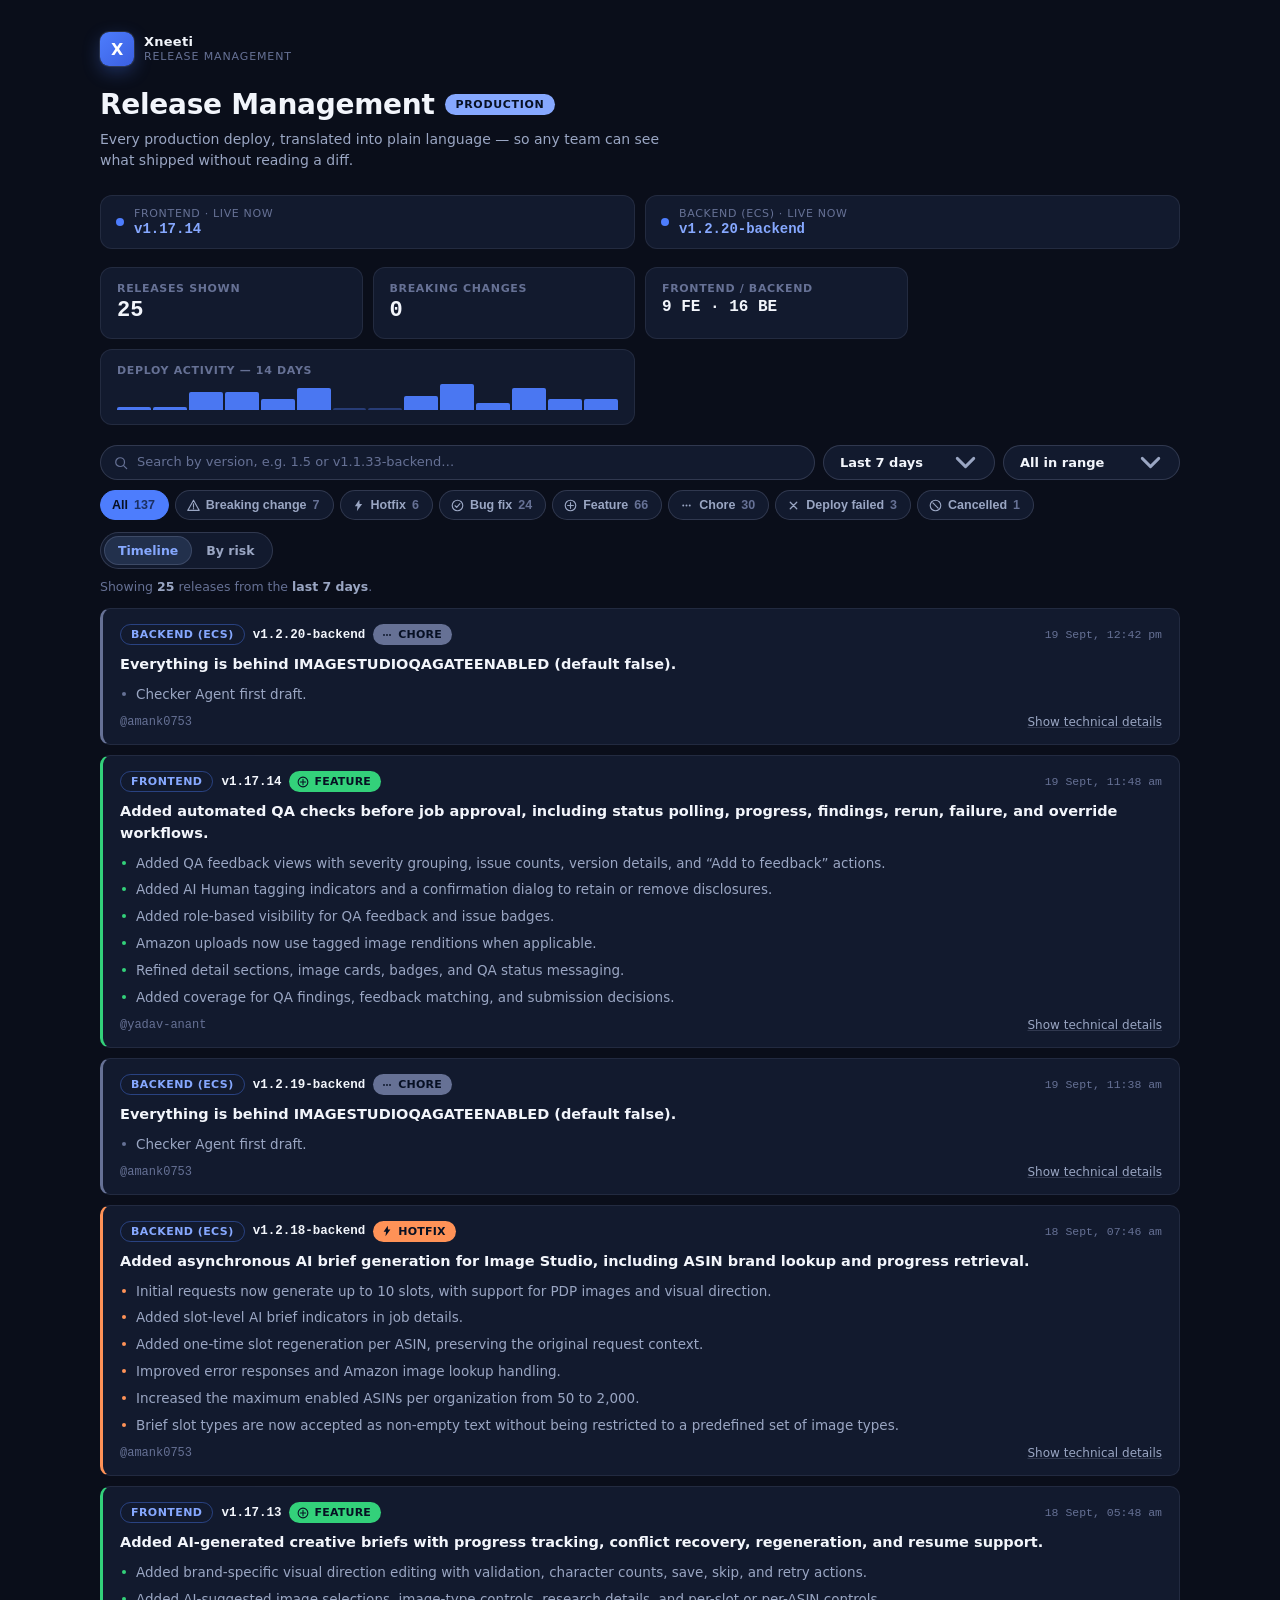
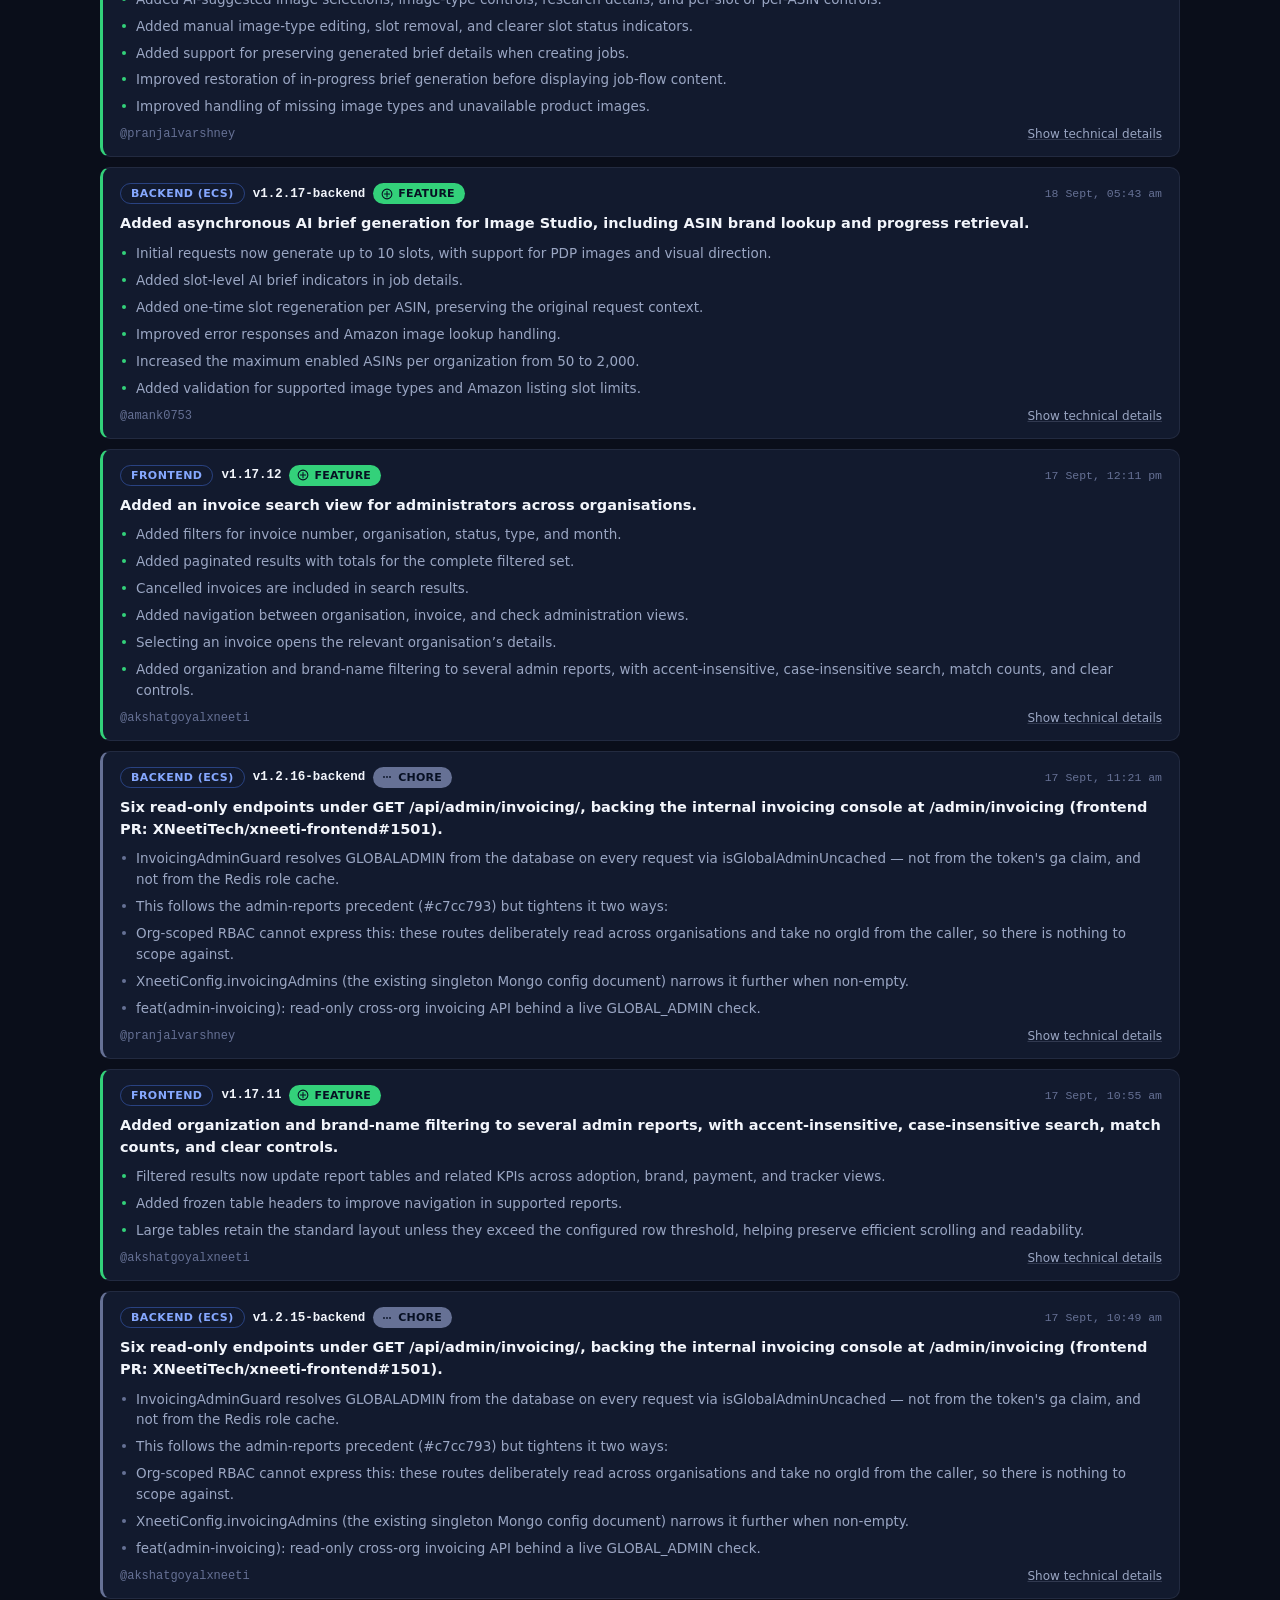
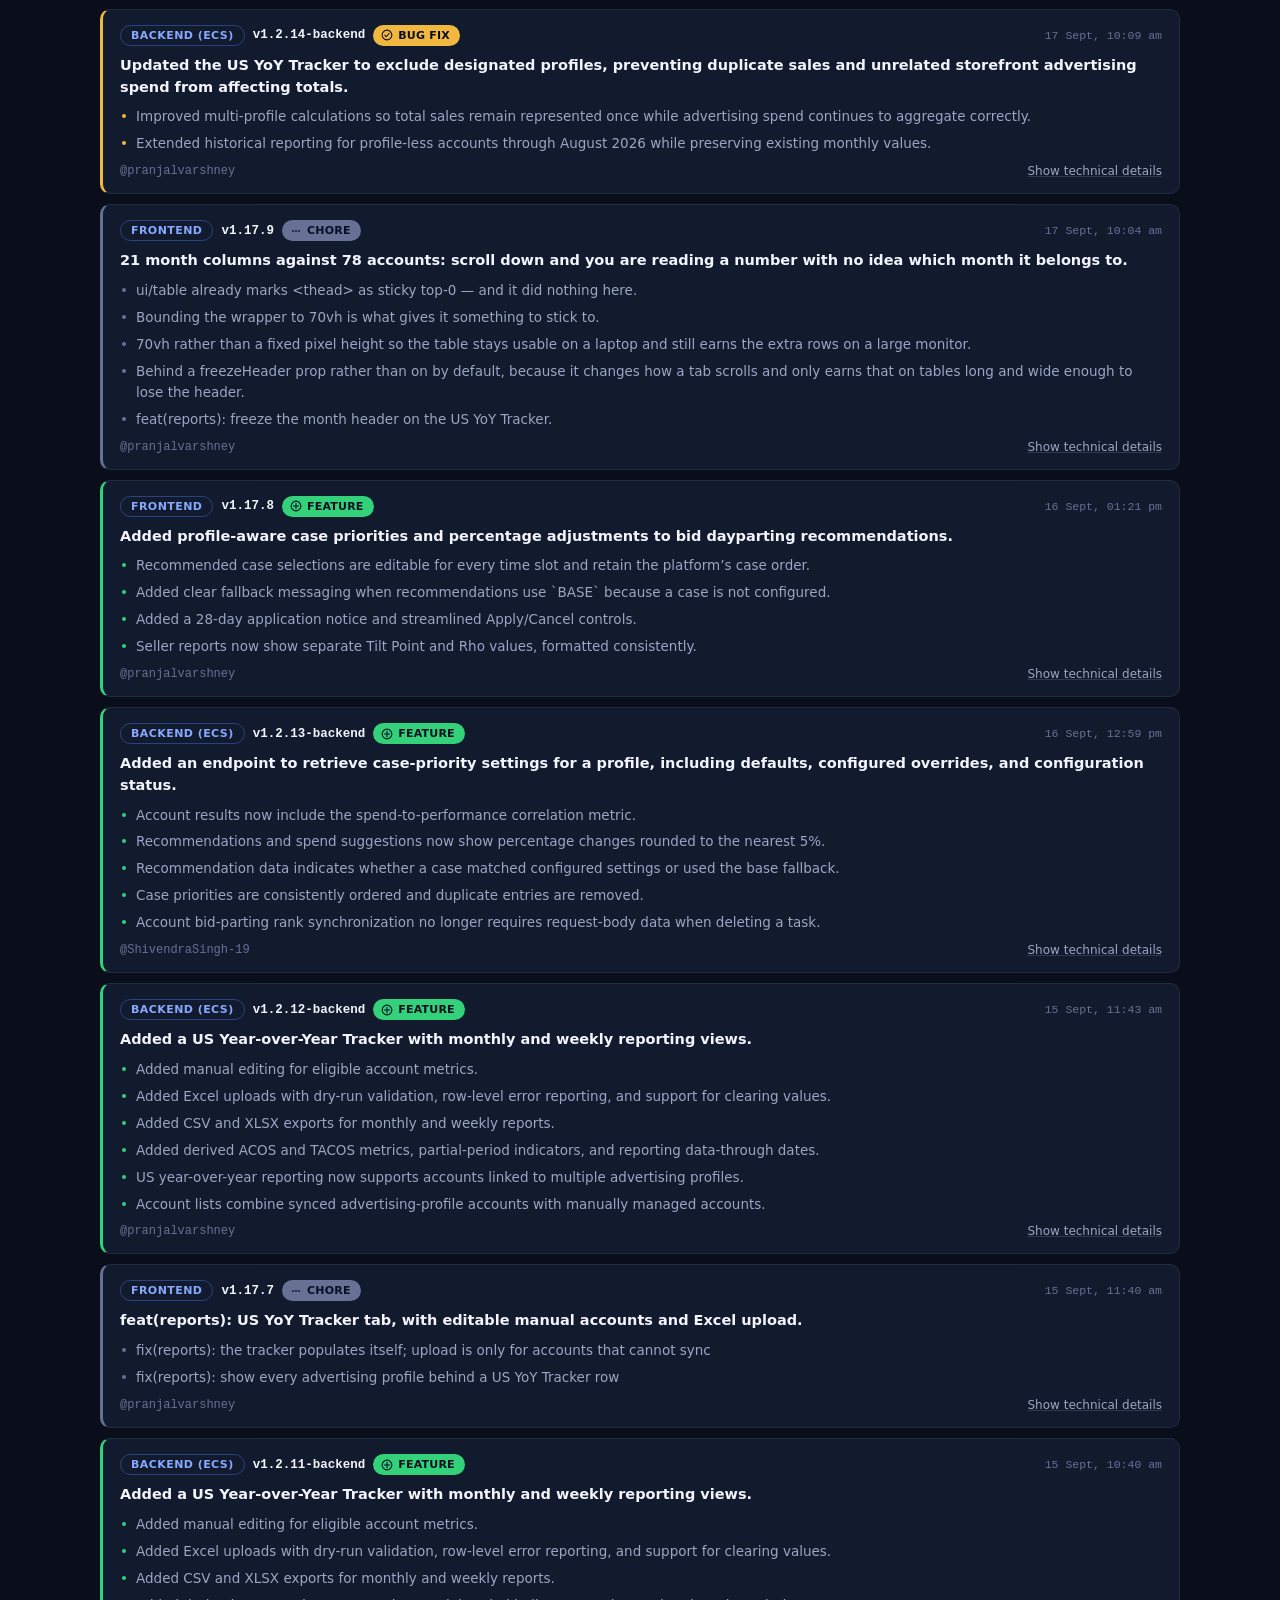
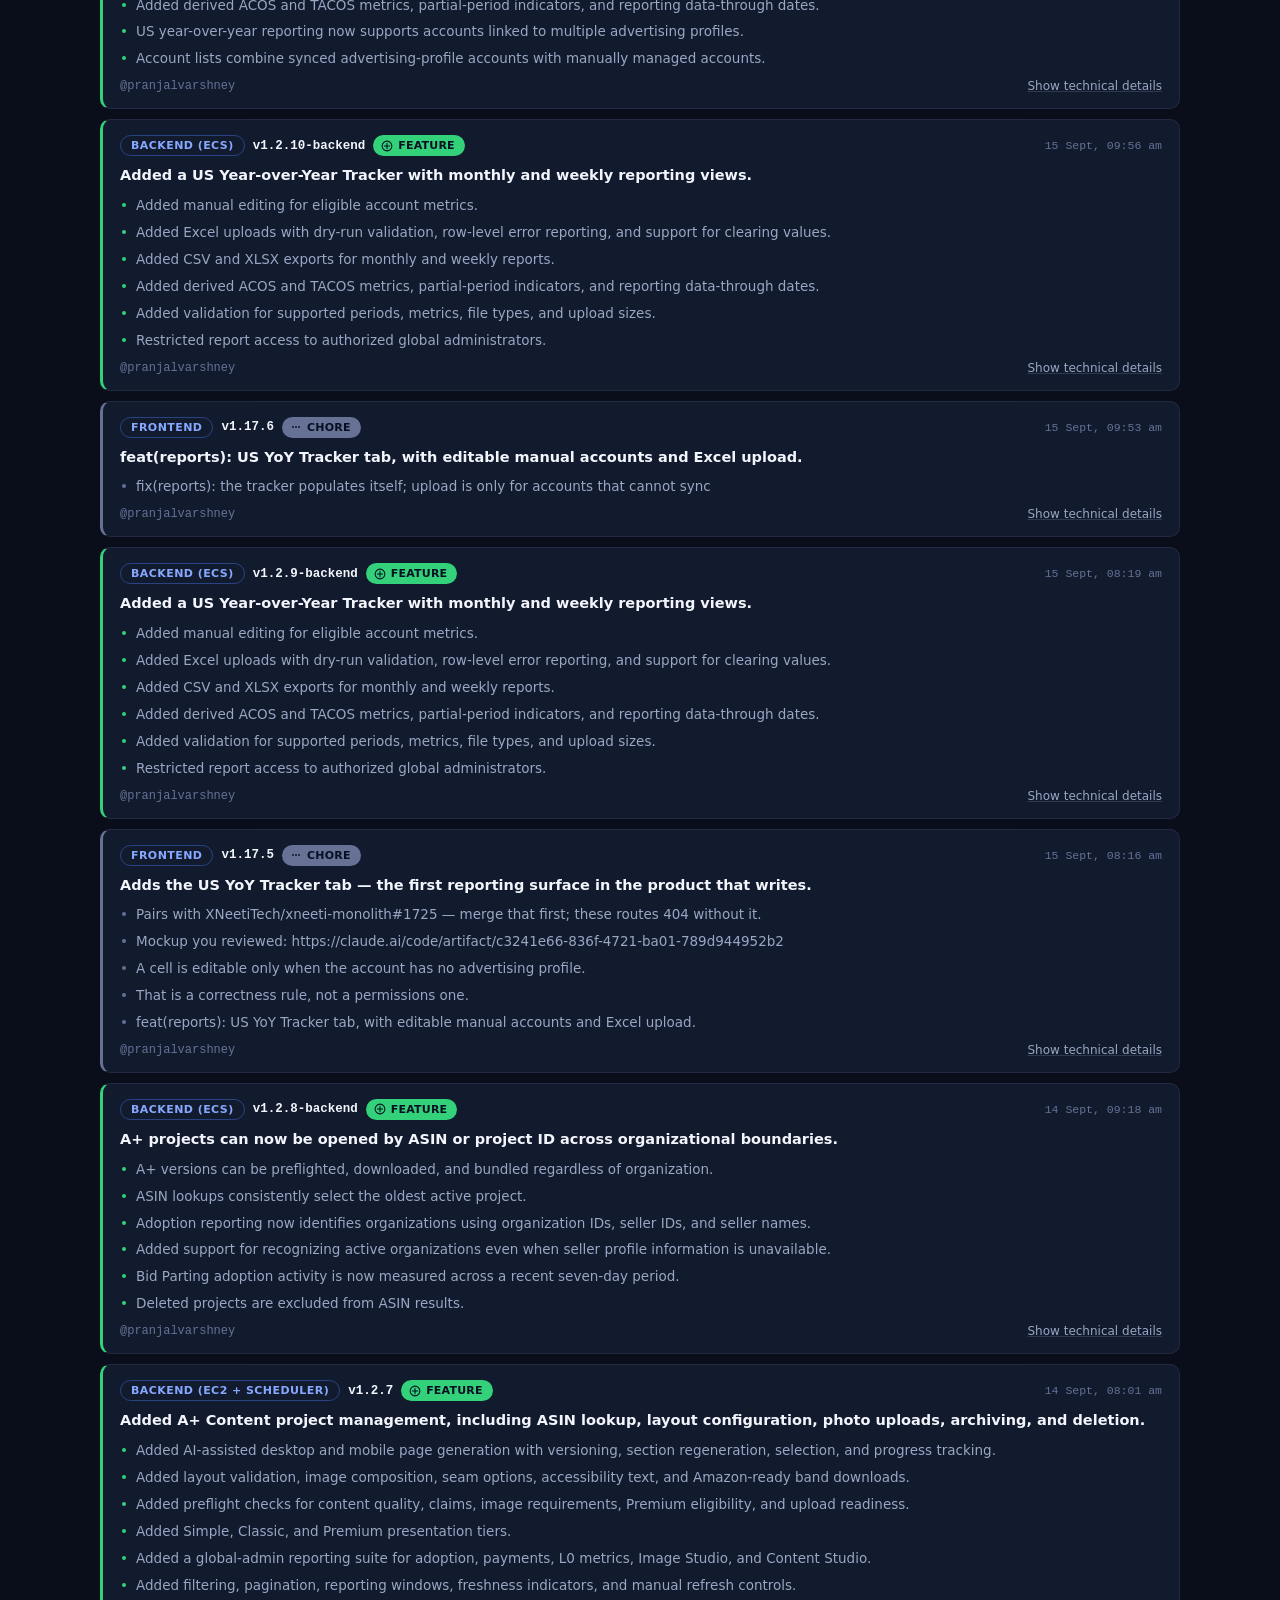
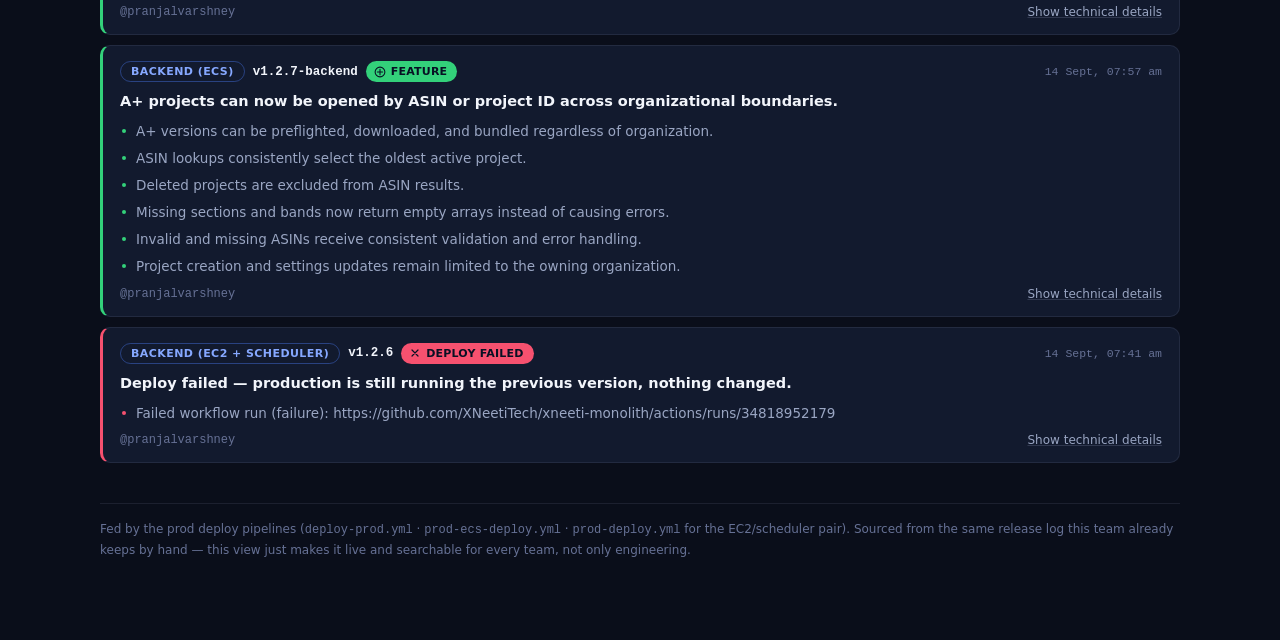
<file: index.html>
<!DOCTYPE html>
<meta charset="utf-8">
<title>Release Management</title>
<style>
  :root {
    color-scheme: dark;
    --page: #0a0e1a;
    --surface: #121a2e;
    --surface-2: #1a2338;
    --surface-3: #22304c;
    --ink: #f2f5fb;
    --ink-secondary: #9aa6c3;
    --ink-muted: #667195;
    --border: rgba(154, 166, 195, 0.12);
    --border-strong: rgba(154, 166, 195, 0.22);
    --accent: #4d7dfd;
    --accent-strong: #86a8ff;
    --accent-wash: rgba(77, 125, 253, 0.16);
    --accent-ink: #071023;
    --good: #33d17a;
    --good-wash: rgba(51, 209, 122, 0.16);
    --warning: #f2b73e;
    --warning-wash: rgba(242, 183, 62, 0.18);
    --serious: #ff9257;
    --serious-wash: rgba(255, 146, 87, 0.18);
    --critical: #f6516f;
    --critical-wash: rgba(246, 81, 111, 0.16);
    --pill-ink: #071023;
    --mono: ui-monospace, SFMono-Regular, Menlo, Consolas, "Liberation Mono", monospace;
    --sans: "Inter", -apple-system, BlinkMacSystemFont, "Segoe UI", system-ui, sans-serif;
  }

  * { box-sizing: border-box; }
  body {
    margin: 0;
    background:
      radial-gradient(1100px 520px at 12% -8%, rgba(77, 125, 253, 0.10), transparent 60%),
      var(--page);
    color: var(--ink);
    font-family: var(--sans);
    -webkit-font-smoothing: antialiased;
  }
  .wrap { max-width: 1120px; margin: 0 auto; padding: 32px 20px 80px; }

  /* ---- brand bar ---- */
  .brand-bar { display: flex; align-items: center; justify-content: space-between; gap: 16px; margin-bottom: 22px; flex-wrap: wrap; }
  .brand { display: flex; align-items: center; gap: 10px; }
  .brand-mark {
    width: 34px; height: 34px; border-radius: 9px; flex-shrink: 0;
    background: linear-gradient(135deg, #4d7dfd 0%, #3b5fe0 100%);
    display: flex; align-items: center; justify-content: center;
    font-weight: 800; font-size: 16px; color: #fff; letter-spacing: -0.02em;
    box-shadow: 0 0 0 1px rgba(255,255,255,0.10), 0 6px 18px rgba(77, 125, 253, 0.30);
  }
  .brand-name { font-size: 13px; font-weight: 800; letter-spacing: 0.02em; color: var(--ink); line-height: 1.15; }
  .brand-sub { font-size: 11px; color: var(--ink-muted); text-transform: uppercase; letter-spacing: 0.08em; }
  @media (prefers-reduced-motion: reduce) { .live-dot { animation: none; } }
  @keyframes pulse { 0%, 100% { box-shadow: 0 0 0 0 rgba(51, 209, 122, 0.35); } 50% { box-shadow: 0 0 0 6px transparent; } }

  header.top { display: flex; flex-direction: column; gap: 6px; margin-bottom: 24px; }
  .title-row { display: flex; align-items: center; gap: 10px; flex-wrap: wrap; }
  h1 { margin: 0; font-size: 28px; font-weight: 800; letter-spacing: -0.01em; text-wrap: balance; }
  .env-pill { font-size: 11px; font-weight: 800; letter-spacing: 0.06em; text-transform: uppercase; color: var(--accent-ink); background: var(--accent-strong); border-radius: 999px; padding: 4px 11px; }
  .dek { margin: 2px 0 0; color: var(--ink-secondary); font-size: 14px; max-width: 64ch; line-height: 1.5; }

  /* ---- live strip ---- */
  .live-strip { display: flex; gap: 10px; flex-wrap: wrap; margin-bottom: 18px; }
  .live-chip { display: flex; align-items: center; gap: 10px; background: var(--surface); border: 1px solid var(--border); border-radius: 12px; padding: 11px 15px; flex: 1 1 220px; }
  .live-dot { width: 8px; height: 8px; border-radius: 50%; background: var(--accent); flex-shrink: 0; animation: pulse 2.2s ease-in-out infinite; box-shadow: 0 0 0 0 var(--accent-wash); }
  .live-chip .meta { display: flex; flex-direction: column; gap: 1px; min-width: 0; }
  .live-chip .label { font-size: 11px; color: var(--ink-muted); text-transform: uppercase; letter-spacing: 0.06em; }
  .live-chip .version { font-family: var(--mono); font-size: 14px; font-weight: 700; color: var(--accent-strong); white-space: nowrap; overflow: hidden; text-overflow: ellipsis; }

  /* ---- stat tiles ---- */
  .stats { display: grid; grid-template-columns: repeat(4, 1fr); gap: 10px; margin-bottom: 20px; }
  .stat-tile { background: var(--surface); border: 1px solid var(--border); border-radius: 12px; padding: 14px 16px; display: flex; flex-direction: column; gap: 3px; min-width: 0; }
  .stat-tile .label { font-size: 11px; text-transform: uppercase; letter-spacing: 0.06em; color: var(--ink-muted); font-weight: 600; }
  .stat-tile .value { font-family: var(--mono); font-size: 22px; font-weight: 700; line-height: 1.2; color: var(--ink); }
  .stat-tile .value.critical { color: var(--critical); }
  .stat-tile.wide { grid-column: span 2; }
  .sparkline { display: flex; align-items: flex-end; gap: 2px; height: 26px; margin-top: 4px; }
  .sparkline .bar { flex: 1; background: var(--accent); opacity: 0.35; border-radius: 2px 2px 0 0; min-height: 2px; }
  .sparkline .bar[data-hasrelease="true"] { opacity: 0.95; }
  @media (max-width: 720px) {
    .stats { grid-template-columns: repeat(2, 1fr); }
    .stat-tile.wide { grid-column: span 2; }
  }

  /* ---- toolbar ---- */
  .toolbar { display: flex; flex-wrap: wrap; gap: 8px; margin-bottom: 10px; }
  .search-box { position: relative; flex: 1 1 260px; }
  .search-box svg { position: absolute; left: 14px; top: 50%; transform: translateY(-50%); width: 14px; height: 14px; color: var(--ink-muted); pointer-events: none; }
  .search-box input {
    width: 100%; padding: 9px 30px 9px 36px; border-radius: 999px; border: 1px solid var(--border-strong);
    background: var(--surface); color: var(--ink); font-size: 13px; font-family: var(--mono);
  }
  .search-box input:focus { outline: none; border-color: var(--accent); box-shadow: 0 0 0 3px var(--accent-wash); }
  .search-box input::placeholder { font-family: var(--sans); color: var(--ink-muted); }
  .search-box .clear-btn {
    position: absolute; right: 10px; top: 50%; transform: translateY(-50%); border: none; background: none;
    color: var(--ink-muted); cursor: pointer; font-size: 15px; padding: 4px; display: none; line-height: 1;
  }
  .search-box .clear-btn[data-show="true"] { display: block; }

  select.control {
    border: 1px solid var(--border-strong); background: var(--surface) url('data:image/svg+xml;utf8,<svg xmlns="http://www.w3.org/2000/svg" viewBox="0 0 16 16"><path d="M4 6l4 4 4-4" fill="none" stroke="%239aa6c3" stroke-width="1.4" stroke-linecap="round" stroke-linejoin="round"/></svg>') no-repeat right 12px center;
    color: var(--ink); border-radius: 999px; -webkit-appearance: none; appearance: none;
    padding: 9px 38px 9px 16px; font-size: 13px; font-weight: 600; font-family: inherit; cursor: pointer;
  }
  select.control:focus { outline: none; border-color: var(--accent); }
  .custom-range { display: none; align-items: center; gap: 6px; }
  .custom-range[data-show="true"] { display: flex; }
  .custom-range input[type="date"] {
    border: 1px solid var(--border-strong); background: var(--surface); color: var(--ink); border-radius: 999px;
    padding: 8px 12px; font-size: 12.5px; font-family: var(--mono);
  }
  .custom-range input[type="date"]::-webkit-calendar-picker-indicator { filter: invert(0.7); }
  .custom-range span { color: var(--ink-muted); font-size: 12px; }

  .toolbar-row2 { display: flex; align-items: center; justify-content: space-between; gap: 12px; flex-wrap: wrap; margin-bottom: 6px; }
  .pills { display: flex; gap: 6px; flex-wrap: wrap; }
  .pill {
    display: inline-flex; align-items: center; gap: 6px; border: 1px solid var(--border-strong); background: var(--surface);
    color: var(--ink-secondary); border-radius: 999px; padding: 7px 13px 7px 11px; font-size: 12.5px; font-weight: 700;
    cursor: pointer; user-select: none; transition: background 0.12s ease, color 0.12s ease, border-color 0.12s ease;
  }
  .pill svg { width: 13px; height: 13px; }
  .pill .count { color: var(--ink-muted); font-weight: 600; }
  .pill:hover { background: var(--surface-2); border-color: var(--border-strong); }
  .pill[data-active="true"] { color: var(--pill-ink); background: var(--pill-color, var(--accent)); border-color: var(--pill-color, var(--accent)); }
  .pill[data-active="true"] .count { color: inherit; opacity: 0.7; }

  .group-toggle { display: flex; border: 1px solid var(--border-strong); background: var(--surface); border-radius: 999px; padding: 3px; overflow: hidden; flex-shrink: 0; }
  .group-toggle button { border: none; background: transparent; color: var(--ink-secondary); font-size: 12.5px; font-weight: 700; padding: 7px 14px; cursor: pointer; font-family: inherit; border-radius: 999px; }
  .group-toggle button[aria-pressed="true"] { background: var(--surface-3); color: var(--accent-strong); box-shadow: inset 0 0 0 1px var(--border-strong); }

  .reset-link { border: none; background: none; color: var(--accent-strong); font-size: 12.5px; font-weight: 700; cursor: pointer; padding: 4px 2px; display: none; font-family: inherit; }
  .reset-link[data-show="true"] { display: inline-block; }

  .status-line { font-size: 12.5px; color: var(--ink-muted); margin: 10px 0 14px; }
  .status-line strong { color: var(--ink-secondary); font-weight: 700; }

  /* ---- feed ---- */
  .section-head { display: flex; align-items: center; gap: 8px; margin: 24px 0 10px; font-size: 12.5px; font-weight: 800; text-transform: uppercase; letter-spacing: 0.07em; color: var(--section-color, var(--ink-secondary)); }
  .section-head svg { width: 14px; height: 14px; }
  .section-head .n { color: var(--ink-muted); font-weight: 500; text-transform: none; letter-spacing: 0; }

  .feed { display: flex; flex-direction: column; gap: 10px; }

  .card {
    background: var(--surface); border: 1px solid var(--border); border-left: 3px solid var(--card-color, var(--border-strong));
    border-radius: 10px; padding: 15px 17px; transition: box-shadow 0.15s ease, border-color 0.15s ease, transform 0.15s ease;
  }
  .card:hover { box-shadow: 0 8px 24px rgba(0, 0, 0, 0.35); border-color: var(--border-strong); }
  .card-top { display: flex; align-items: center; gap: 8px; flex-wrap: wrap; margin-bottom: 9px; }
  .chip-neutral { font-size: 11px; font-weight: 700; color: var(--accent-strong); background: transparent; border: 1px solid rgba(77, 125, 253, 0.40); border-radius: 999px; padding: 3px 10px; text-transform: uppercase; letter-spacing: 0.04em; }
  .version-tag { font-family: var(--mono); font-size: 12.5px; font-weight: 700; color: var(--ink); }
  mark.hit { background: var(--accent-wash); color: var(--accent-strong); border-radius: 3px; padding: 0 1px; }
  .risk-badge { display: inline-flex; align-items: center; gap: 5px; font-size: 11px; font-weight: 800; text-transform: uppercase; letter-spacing: 0.02em; color: var(--pill-ink); background: var(--card-color); border-radius: 999px; padding: 4px 10px 4px 8px; }
  .risk-badge svg { width: 12px; height: 12px; }
  .card-top time { margin-left: auto; font-family: var(--mono); font-size: 11.5px; color: var(--ink-muted); white-space: nowrap; }
  .overview { font-size: 14.5px; font-weight: 600; line-height: 1.5; color: var(--ink); margin: 0 0 8px; }
  .highlights { margin: 0 0 10px; padding: 0; list-style: none; display: flex; flex-direction: column; gap: 6px; }
  .highlights li { font-size: 13.5px; line-height: 1.55; color: var(--ink-secondary); padding-left: 16px; position: relative; }
  .highlights li::before { content: ""; position: absolute; left: 2px; top: 8px; width: 4px; height: 4px; border-radius: 50%; background: var(--card-color); }
  .card-foot { display: flex; align-items: center; gap: 14px; font-size: 12px; color: var(--ink-muted); flex-wrap: wrap; }
  .card-foot .actor { font-family: var(--mono); }
  .card-foot a { color: var(--ink-secondary); text-decoration: none; border-bottom: 1px solid var(--border-strong); }
  .card-foot a:hover { color: var(--accent-strong); border-color: var(--accent-strong); }
  .detail-toggle { background: none; border: none; color: var(--ink-secondary); font-family: inherit; font-size: 12px; cursor: pointer; padding: 0; margin-left: auto; text-decoration: underline; text-decoration-color: var(--border-strong); }
  .detail-toggle:hover { color: var(--accent-strong); }
  .tech-details { list-style: none; margin: 10px 0 0; padding: 10px 0 0; border-top: 1px dashed var(--border); display: none; flex-direction: column; gap: 5px; }
  .tech-details[data-open="true"] { display: flex; }
  .tech-details li { font-size: 12.5px; color: var(--ink-secondary); display: flex; gap: 8px; }
  .tech-details .k { color: var(--ink-muted); flex-shrink: 0; width: 66px; }
  .tech-details .v { font-family: var(--mono); }
  .tech-details .inferred { color: var(--ink-muted); font-family: var(--sans); font-size: 11px; }

  .empty { text-align: center; color: var(--ink-muted); font-size: 13.5px; padding: 44px 0; }

  footer.note { margin-top: 40px; padding-top: 16px; border-top: 1px solid var(--border); font-size: 12px; color: var(--ink-muted); line-height: 1.6; }
</style>

<div class="wrap">
  <div class="brand-bar">
    <div class="brand">
      <div class="brand-mark">X</div>
      <div>
        <div class="brand-name">Xneeti</div>
        <div class="brand-sub">Release Management</div>
      </div>
    </div>
  </div>

  <header class="top">
    <div class="title-row">
      <h1>Release Management</h1>
      <span class="env-pill">Production</span>
    </div>
    <p class="dek">Every production deploy, translated into plain language — so any team can see what shipped without reading a diff.</p>
  </header>

  <div class="live-strip" id="liveStrip"></div>
  <div class="stats" id="stats"></div>

  <div class="toolbar">
    <div class="search-box">
      <svg viewBox="0 0 16 16" fill="none"><circle cx="7" cy="7" r="5" stroke="currentColor" stroke-width="1.4"/><path d="M11 11l3.5 3.5" stroke="currentColor" stroke-width="1.4" stroke-linecap="round"/></svg>
      <input id="searchInput" type="text" placeholder="Search by version, e.g. 1.5 or v1.1.33-backend…" autocomplete="off" />
      <button class="clear-btn" id="clearSearch" aria-label="Clear search">×</button>
    </div>
    <select class="control" id="dateSelect">
      <option value="all">All time</option>
      <option value="7" selected>Last 7 days</option>
      <option value="30">Last 30 days</option>
      <option value="90">Last 90 days</option>
      <option value="custom">Custom range…</option>
    </select>
    <div class="custom-range" id="customRange">
      <input type="date" id="dateFrom" />
      <span>to</span>
      <input type="date" id="dateTo" />
    </div>
    <select class="control" id="limitSelect">
      <option value="all" selected>All in range</option>
      <option value="today">Today's releases</option>
      <option value="5">Show last 5</option>
      <option value="10">Show last 10</option>
      <option value="20">Show last 20</option>
    </select>
  </div>

  <div class="toolbar-row2">
    <div class="pills" id="pills"></div>
    <div style="display:flex;align-items:center;gap:10px;">
      <button class="reset-link" id="resetFilters">Reset filters</button>
      <div class="group-toggle">
        <button id="modeTimeline" aria-pressed="true">Timeline</button>
        <button id="modeRisk" aria-pressed="false">By risk</button>
      </div>
    </div>
  </div>

  <p class="status-line" id="statusLine"></p>

  <div id="feed"></div>

  <footer class="note">
    Fed by the prod deploy pipelines (<span style="font-family:var(--mono)">deploy-prod.yml</span> · <span style="font-family:var(--mono)">prod-ecs-deploy.yml</span> · <span style="font-family:var(--mono)">prod-deploy.yml</span> for the EC2/scheduler pair). Sourced from the same release log this team already keeps by hand — this view just makes it live and searchable for every team, not only engineering.
  </footer>
</div>

<script>
  let RELEASES = [];

  // Data source. Leave url/anonKey blank to read the committed releases.json
  // instead — that is the fallback path and stays working either way.
  // The anon key is public by design; read access is all RLS grants it.
  const SUPABASE = {
    url: "",       // e.g. https://abcdefgh.supabase.co
    anonKey: "",
  };

  const PIPELINE_LABEL = {
    frontend: "Frontend",
    ecs: "Backend (ECS)",
    ec2: "Backend (EC2 + Scheduler)",
  };

  // The DB view and the JSON file name a few fields differently. Normalise both
  // into the one shape the render code below expects.
  function normalise(row) {
    return {
      id: row.id,
      component: row.component,
      component_label: row.component_label || PIPELINE_LABEL[row.pipeline] || row.component,
      version: row.version,
      deployed_at: row.deployed_at,
      deployed_by: row.deployed_by,
      commit: row.commit || row.commit_sha || "",
      ref: row.ref || row.git_ref || "master",
      ref_inferred: !!row.ref_inferred,
      run_url: row.run_url || null,
      risk_tag: row.risk_tag,
      status: row.status || "success",
      overview: row.overview || "",
      highlights: row.highlights || [],
    };
  }

  async function fetchFromDb() {
    const res = await fetch(
      `${SUPABASE.url}/rest/v1/release_feed?select=*&order=deployed_at.desc`,
      { headers: { apikey: SUPABASE.anonKey, Authorization: `Bearer ${SUPABASE.anonKey}` },
        cache: "no-store" }
    );
    if (!res.ok) throw new Error(`Supabase responded ${res.status}`);
    return res.json();
  }

  async function fetchFromFile() {
    const res = await fetch("./releases.json", { cache: "no-store" });
    if (!res.ok) throw new Error(`releases.json responded ${res.status}`);
    return (await res.json()).releases || [];
  }

  async function loadReleases() {
    const useDb = Boolean(SUPABASE.url && SUPABASE.anonKey);

    if (useDb) {
      try {
        RELEASES = (await fetchFromDb()).map(normalise);
        render();
        return;
      } catch (e) {
        // Free-tier projects pause when idle, so treat a DB miss as expected
        // and fall through to the committed mirror rather than blanking.
        console.warn("Supabase unavailable, falling back to releases.json", e);
      }
    }

    try {
      RELEASES = (await fetchFromFile()).map(normalise);
    } catch (e) {
      console.error("Failed to load releases from any source", e);
    }
    render();
  }

  const RISK = {
    breaking: { label: "Breaking change", color: "var(--critical)", wash: "var(--critical-wash)",
      icon: '<path d="M8 1.5l7 12.5H1z" fill="none" stroke="currentColor" stroke-width="1.4" stroke-linejoin="round"/><path d="M8 6v4" stroke="currentColor" stroke-width="1.4" stroke-linecap="round"/><circle cx="8" cy="12" r="0.8" fill="currentColor"/>' },
    hotfix: { label: "Hotfix", color: "var(--serious)", wash: "var(--serious-wash)",
      icon: '<path d="M9 1L3.5 9h3.2L6 15l6.5-9H9.3z" fill="currentColor"/>' },
    bugfix: { label: "Bug fix", color: "var(--warning)", wash: "var(--warning-wash)",
      icon: '<circle cx="8" cy="8" r="6.5" fill="none" stroke="currentColor" stroke-width="1.4"/><path d="M5 8.3l2 2 4-4.6" fill="none" stroke="currentColor" stroke-width="1.4" stroke-linecap="round" stroke-linejoin="round"/>' },
    feature: { label: "Feature", color: "var(--good)", wash: "var(--good-wash)",
      icon: '<circle cx="8" cy="8" r="6.5" fill="none" stroke="currentColor" stroke-width="1.4"/><path d="M8 4.5v7M4.5 8h7" stroke="currentColor" stroke-width="1.4" stroke-linecap="round"/>' },
    chore: { label: "Chore", color: "var(--ink-muted)", wash: "var(--surface-2)",
      icon: '<circle cx="4" cy="8" r="1.2" fill="currentColor"/><circle cx="8" cy="8" r="1.2" fill="currentColor"/><circle cx="12" cy="8" r="1.2" fill="currentColor"/>' },
  };
  const RISK_ORDER = ["breaking", "hotfix", "bugfix", "feature", "chore"];
  const FAILED = { label: "Deploy failed", color: "var(--critical)", wash: "var(--critical-wash)",
    icon: '<path d="M4 4l8 8M12 4l-8 8" stroke="currentColor" stroke-width="1.6" stroke-linecap="round"/>' };
  const CANCELLED = { label: "Cancelled", color: "var(--ink-muted)", wash: "var(--surface-2)",
    icon: '<circle cx="8" cy="8" r="6.5" fill="none" stroke="currentColor" stroke-width="1.4"/><path d="M4.8 4.8l6.4 6.4" stroke="currentColor" stroke-width="1.4" stroke-linecap="round"/>' };
  // Anything that is not a plain success gets its own badge rather than a risk tag —
  // nothing shipped, so there is nothing to classify.
  const STATUS_META = { failed: FAILED, cancelled: CANCELLED };
  const metaFor = (r) => STATUS_META[r.status] || RISK[r.risk_tag] || RISK.chore;
  const badgeKey = (r) => (STATUS_META[r.status] ? r.status : r.risk_tag);
  const DAY = 86400000;

  const DEFAULTS = { limit: "all", dateMode: "7" };
  const state = { search: "", riskFilter: null, mode: "timeline", limit: DEFAULTS.limit, dateMode: DEFAULTS.dateMode, dateFrom: null, dateTo: null, open: new Set() };

  function fmtDate(iso) {
    return new Date(iso).toLocaleString("en-IN", { day: "2-digit", month: "short", hour: "2-digit", minute: "2-digit" });
  }
  function fmtDay(d) { return d.toLocaleDateString("en-IN", { day: "2-digit", month: "short" }); }
  function riskIcon(tag) { return `<svg viewBox="0 0 16 16" fill="none" xmlns="http://www.w3.org/2000/svg">${(STATUS_META[tag] || RISK[tag] || RISK.chore).icon}</svg>`; }
  function escapeHtml(s) { return s.replace(/[&<>]/g, (c) => ({ "&": "&amp;", "<": "&lt;", ">": "&gt;" }[c])); }
  function highlight(text, needle) {
    if (!needle) return escapeHtml(text);
    const i = text.toLowerCase().indexOf(needle.toLowerCase());
    if (i === -1) return escapeHtml(text);
    return escapeHtml(text.slice(0, i)) + "<mark class='hit'>" + escapeHtml(text.slice(i, i + needle.length)) + "</mark>" + escapeHtml(text.slice(i + needle.length));
  }

  function applyFilters() {
    let list = RELEASES.slice();

    if (state.limit !== "today" && state.dateMode !== "all") {
      let from, to;
      if (state.dateMode === "custom") {
        from = state.dateFrom ? new Date(state.dateFrom) : null;
        to = state.dateTo ? new Date(new Date(state.dateTo).getTime() + DAY) : null;
      } else {
        const maxDate = new Date(Math.max(...RELEASES.map((r) => new Date(r.deployed_at))));
        from = new Date(maxDate.getTime() - Number(state.dateMode) * DAY);
        to = null;
      }
      list = list.filter((r) => {
        const d = new Date(r.deployed_at);
        return (!from || d >= from) && (!to || d < to);
      });
    }

    if (STATUS_META[state.riskFilter]) list = list.filter((r) => r.status === state.riskFilter);
    else if (state.riskFilter) list = list.filter((r) => r.risk_tag === state.riskFilter);

    let searched = false;
    if (state.search.trim()) {
      searched = true;
      const q = state.search.trim().toLowerCase();
      list = list.filter((r) =>
        r.version.toLowerCase().includes(q) ||
        r.overview.toLowerCase().includes(q) ||
        r.deployed_by.toLowerCase().includes(q) ||
        r.commit.toLowerCase().includes(q)
      );
    }

    list.sort((a, b) => new Date(b.deployed_at) - new Date(a.deployed_at));
    const beforeLimit = list.length;

    let dayInfo = null;
    if (!searched) {
      if (state.limit === "today") {
        const now = new Date();
        const todays = list.filter((r) => new Date(r.deployed_at).toDateString() === now.toDateString());
        if (todays.length) {
          list = todays;
          dayInfo = { fallback: false, label: null };
        } else {
          const past = list.filter((r) => new Date(r.deployed_at) < now);
          if (past.length) {
            const recentDateStr = new Date(Math.max(...past.map((r) => new Date(r.deployed_at)))).toDateString();
            list = past.filter((r) => new Date(r.deployed_at).toDateString() === recentDateStr);
            dayInfo = { fallback: true, label: recentDateStr };
          } else {
            list = [];
            dayInfo = { fallback: true, label: null };
          }
        }
      } else if (state.limit !== "all") {
        list = list.slice(0, state.limit);
      }
    }

    return { list, beforeLimit, searched, dayInfo };
  }

  function renderLiveStrip() {
    const byComponent = {};
    for (const r of RELEASES) {
      if (r.status !== "success") continue;
      if (!byComponent[r.component] || new Date(r.deployed_at) > new Date(byComponent[r.component].deployed_at)) byComponent[r.component] = r;
    }
    document.getElementById("liveStrip").innerHTML = ["frontend", "backend"].filter((c) => byComponent[c]).map((c) => {
      const r = byComponent[c];
      return `<div class="live-chip"><span class="live-dot"></span><div class="meta"><span class="label">${r.component_label} · live now</span><span class="version">${r.version}</span></div></div>`;
    }).join("");
  }

  function renderStats(list) {
    const breaking = list.filter((r) => r.risk_tag === "breaking").length;
    const fe = list.filter((r) => r.component === "frontend").length;
    const be = list.filter((r) => r.component === "backend").length;

    const maxDate = list.length ? new Date(Math.max(...list.map((r) => new Date(r.deployed_at)))) : new Date(Math.max(...RELEASES.map((r) => new Date(r.deployed_at))));
    const days = [];
    for (let i = 13; i >= 0; i--) days.push(new Date(maxDate.getTime() - i * DAY));
    const counts = days.map((d) => RELEASES.filter((r) => {
      const rd = new Date(r.deployed_at);
      return rd.toDateString() === d.toDateString();
    }).length);
    const maxCount = Math.max(1, ...counts);
    const sparkline = days.map((d, i) => `<div class="bar" data-hasrelease="${counts[i] > 0}" style="height:${Math.max(10, (counts[i] / maxCount) * 100)}%" title="${fmtDay(d)}: ${counts[i]} release${counts[i] === 1 ? "" : "s"}"></div>`).join("");

    document.getElementById("stats").innerHTML = `
      <div class="stat-tile"><span class="label">Releases shown</span><span class="value">${list.length}</span></div>
      <div class="stat-tile"><span class="label">Breaking changes</span><span class="value ${breaking ? "critical" : ""}">${breaking}</span></div>
      <div class="stat-tile"><span class="label">Frontend / Backend</span><span class="value" style="font-size:16px">${fe} FE · ${be} BE</span></div>
      <div class="stat-tile wide"><span class="label">Deploy activity — 14 days</span><div class="sparkline">${sparkline}</div></div>
    `;
  }

  function renderPills() {
    const counts = {};
    const statusCounts = {};
    for (const r of RELEASES) {
      if (STATUS_META[r.status]) statusCounts[r.status] = (statusCounts[r.status] || 0) + 1;
      else counts[r.risk_tag] = (counts[r.risk_tag] || 0) + 1;
    }
    const all = `<button class="pill" data-tag="" data-active="${state.riskFilter === null}">All <span class="count">${RELEASES.length}</span></button>`;
    const rest = RISK_ORDER.filter((tag) => counts[tag]).map((tag) => {
      const r = RISK[tag];
      const active = state.riskFilter === tag;
      const style = active ? ` style="--pill-color:${r.color}"` : "";
      return `<button class="pill" data-tag="${tag}" data-active="${active}"${style}>${riskIcon(tag)} ${r.label} <span class="count">${counts[tag]}</span></button>`;
    });
    const statusPills = Object.keys(STATUS_META).filter((k) => statusCounts[k]).map((k) => {
      const meta = STATUS_META[k];
      const active = state.riskFilter === k;
      const style = active ? ` style="--pill-color:${meta.color}"` : "";
      return `<button class="pill" data-tag="${k}" data-active="${active}"${style}>${riskIcon(k)} ${meta.label} <span class="count">${statusCounts[k]}</span></button>`;
    }).join("");
    document.getElementById("pills").innerHTML = all + rest.join("") + statusPills;
    document.querySelectorAll(".pill").forEach((btn) => btn.addEventListener("click", () => { state.riskFilter = btn.dataset.tag || null; render(); }));
  }

  function cardHtml(r) {
    const risk = metaFor(r);
    const open = state.open.has(r.id);
    const q = state.search.trim();
    const runLine = r.run_url
      ? `<li><span class="k">Run</span><a href="${r.run_url}" target="_blank" rel="noopener">${r.run_url.split("/").pop()}</a></li>`
      : `<li><span class="k">Run</span><span class="v">not recorded</span></li>`;
    return `<div class="card" style="--card-color:${risk.color};--card-wash:${risk.wash}">
      <div class="card-top">
        <span class="chip-neutral">${r.component_label}</span>
        <span class="version-tag">${highlight(r.version, q)}</span>
        <span class="risk-badge">${riskIcon(badgeKey(r))}${risk.label}</span>
        <time>${fmtDate(r.deployed_at)}</time>
      </div>
      <p class="overview">${highlight(r.overview, q)}</p>
      <ul class="highlights">${r.highlights.map((h) => `<li>${highlight(h, q)}</li>`).join("")}</ul>
      <div class="card-foot">
        <span class="actor">@${r.deployed_by}</span>
        <button class="detail-toggle" data-id="${r.id}">${open ? "Hide" : "Show"} technical details</button>
      </div>
      <ul class="tech-details" data-open="${open}">
        <li><span class="k">Commit</span><span class="v">${highlight(r.commit, q)}</span></li>
        <li><span class="k">Ref</span><span class="v">${r.ref}</span>${r.ref_inferred ? `<span class="inferred">(inferred from deploy time, not stated in the notification)</span>` : ""}</li>
        ${runLine}
      </ul>
    </div>`;
  }

  function describeView(count, beforeLimit, searched, dayInfo) {
    const parts = [];
    if (searched) parts.push(`matching <strong>"${escapeHtml(state.search.trim())}"</strong>`);
    if (state.riskFilter) parts.push(`tagged <strong>${(STATUS_META[state.riskFilter] || RISK[state.riskFilter] || { label: state.riskFilter }).label}</strong>`);
    if (!searched && state.limit === "today" && dayInfo) {
      if (!dayInfo.fallback) {
        parts.push(`from <strong>today</strong>`);
      } else if (dayInfo.label) {
        parts.push(`— nothing today, showing the most recent day with releases (<strong>${fmtDay(new Date(dayInfo.label))}</strong>)`);
      } else {
        parts.push(`— no releases found yet`);
      }
    } else if (state.dateMode !== "all") {
      parts.push(state.dateMode === "custom" ? `between <strong>${state.dateFrom || "…"}</strong> and <strong>${state.dateTo || "…"}</strong>` : `from the <strong>last ${state.dateMode} days</strong>`);
    }
    const suffix = parts.length ? " " + parts.join(", ") : (!searched && state.limit !== "today" && state.limit !== "all" ? ` (last ${state.limit} of ${beforeLimit})` : "");
    return `Showing <strong>${count}</strong> release${count === 1 ? "" : "s"}${suffix}.`;
  }

  function render() {
    renderLiveStrip();
    const { list, beforeLimit, searched, dayInfo } = applyFilters();
    renderStats(list);
    renderPills();

    document.getElementById("statusLine").innerHTML = describeView(list.length, beforeLimit, searched, dayInfo);
    document.getElementById("limitSelect").disabled = searched;
    document.getElementById("limitSelect").style.opacity = searched ? 0.5 : 1;
    const dateLocked = searched || state.limit === "today";
    document.getElementById("dateSelect").disabled = dateLocked;
    document.getElementById("dateSelect").style.opacity = dateLocked ? 0.5 : 1;

    const anyFilterActive = state.search.trim() || state.riskFilter || state.dateMode !== DEFAULTS.dateMode || state.limit !== DEFAULTS.limit;
    document.getElementById("resetFilters").setAttribute("data-show", String(!!anyFilterActive));

    const feed = document.getElementById("feed");
    if (!list.length) {
      feed.innerHTML = `<p class="empty">No releases match these filters.</p>`;
      return;
    }
    if (state.mode === "timeline") {
      feed.innerHTML = `<div class="feed">${list.map(cardHtml).join("")}</div>`;
    } else {
      let html = "";
      // Didn't-ship releases get their own section per status — a cancelled
      // deploy and a broken one are different news.
      for (const key of Object.keys(STATUS_META)) {
        const group = list.filter((r) => r.status === key);
        if (!group.length) continue;
        const meta = STATUS_META[key];
        html += `<div class="section-head" style="--section-color:${meta.color}">${riskIcon(key)} ${meta.label} <span class="n">— ${group.length}</span></div><div class="feed">${group.map(cardHtml).join("")}</div>`;
      }
      for (const tag of RISK_ORDER) {
        const group = list.filter((r) => r.risk_tag === tag && !STATUS_META[r.status]);
        if (!group.length) continue;
        const risk = RISK[tag];
        html += `<div class="section-head" style="--section-color:${risk.color}">${riskIcon(tag)} ${risk.label} <span class="n">— ${group.length}</span></div><div class="feed">${group.map(cardHtml).join("")}</div>`;
      }
      feed.innerHTML = html;
    }
    feed.querySelectorAll(".detail-toggle").forEach((btn) => btn.addEventListener("click", () => {
      const id = btn.dataset.id;
      state.open.has(id) ? state.open.delete(id) : state.open.add(id);
      render();
    }));
  }

  document.getElementById("searchInput").addEventListener("input", (e) => {
    state.search = e.target.value;
    document.getElementById("clearSearch").setAttribute("data-show", String(!!state.search));
    render();
  });
  document.getElementById("clearSearch").addEventListener("click", () => {
    state.search = "";
    document.getElementById("searchInput").value = "";
    document.getElementById("clearSearch").setAttribute("data-show", "false");
    render();
  });
  document.getElementById("dateSelect").addEventListener("change", (e) => {
    state.dateMode = e.target.value;
    document.getElementById("customRange").setAttribute("data-show", String(state.dateMode === "custom"));
    render();
  });
  document.getElementById("dateFrom").addEventListener("change", (e) => { state.dateFrom = e.target.value; render(); });
  document.getElementById("dateTo").addEventListener("change", (e) => { state.dateTo = e.target.value; render(); });
  document.getElementById("limitSelect").addEventListener("change", (e) => {
    const v = e.target.value;
    state.limit = (v === "today" || v === "all") ? v : Number(v);
    if (state.limit === "today") {
      state.dateMode = "all"; state.dateFrom = null; state.dateTo = null;
      document.getElementById("dateSelect").value = "all";
      document.getElementById("customRange").setAttribute("data-show", "false");
    }
    render();
  });
  document.getElementById("modeTimeline").addEventListener("click", () => {
    state.mode = "timeline";
    document.getElementById("modeTimeline").setAttribute("aria-pressed", "true");
    document.getElementById("modeRisk").setAttribute("aria-pressed", "false");
    render();
  });
  document.getElementById("modeRisk").addEventListener("click", () => {
    state.mode = "risk";
    document.getElementById("modeRisk").setAttribute("aria-pressed", "true");
    document.getElementById("modeTimeline").setAttribute("aria-pressed", "false");
    render();
  });
  document.getElementById("resetFilters").addEventListener("click", () => {
    state.search = ""; state.riskFilter = null; state.dateMode = DEFAULTS.dateMode; state.dateFrom = null; state.dateTo = null; state.limit = DEFAULTS.limit;
    document.getElementById("searchInput").value = "";
    document.getElementById("clearSearch").setAttribute("data-show", "false");
    document.getElementById("dateSelect").value = DEFAULTS.dateMode;
    document.getElementById("customRange").setAttribute("data-show", "false");
    document.getElementById("limitSelect").value = DEFAULTS.limit;
    render();
  });

  loadReleases();
  setInterval(loadReleases, 45000);
</script>
</file>
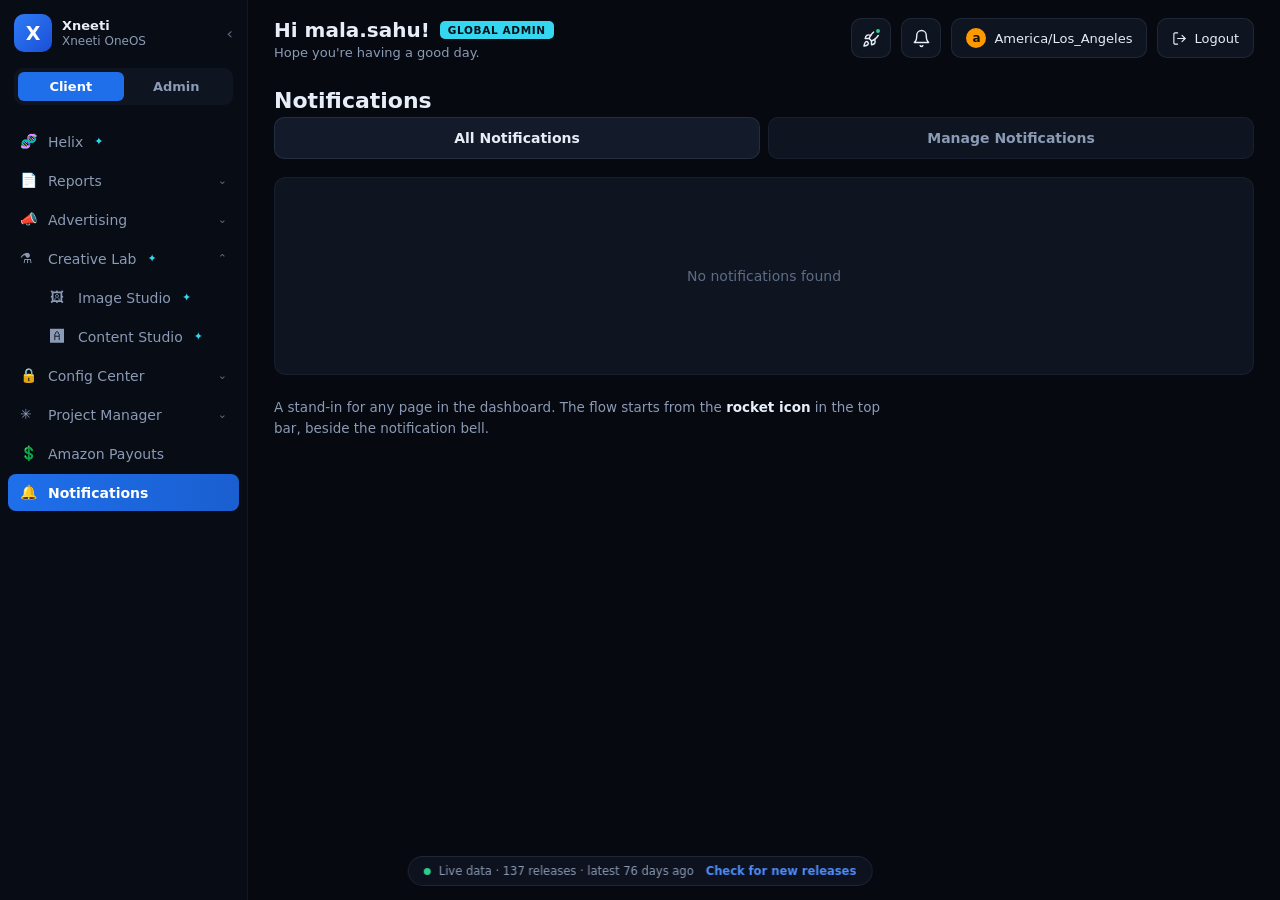
<file: mockup/index.html>
<!DOCTYPE html>
<meta charset="utf-8">
<title>Xneeti — Dashboard</title>
<link rel="stylesheet" href="styles.css?v=b8d9ed2b">
<!-- ═══════════════ SIDEBAR ═══════════════ -->
<aside class="sidebar">
  <div class="brand">
    <div class="brand-logo">X</div>
    <div class="brand-txt">
      <div class="n1">Xneeti</div>
      <div class="n2">Xneeti OneOS</div>
    </div>
    <span class="brand-caret">‹</span>
  </div>

  <div class="seg">
    <button class="on">Client</button>
    <button>Admin</button>
  </div>

  <nav class="nav">
    <button class="nav-item"><span class="ic">🧬</span> Helix <span class="sparkle">✦</span></button>
    <button class="nav-item"><span class="ic">📄</span> Reports <span class="chev">⌄</span></button>
    <button class="nav-item"><span class="ic">📣</span> Advertising <span class="chev">⌄</span></button>
    <button class="nav-item"><span class="ic">⚗️</span> Creative Lab <span class="sparkle">✦</span> <span class="chev">⌃</span></button>
    <div class="nav-sub">
      <button class="nav-item"><span class="ic">🖼</span> Image Studio <span class="sparkle">✦</span></button>
      <button class="nav-item"><span class="ic">🅰</span> Content Studio <span class="sparkle">✦</span></button>
    </div>
    <button class="nav-item"><span class="ic">🔒</span> Config Center <span class="chev">⌄</span></button>
    <button class="nav-item"><span class="ic">✳️</span> Project Manager <span class="chev">⌄</span></button>
    <button class="nav-item"><span class="ic">💲</span> Amazon Payouts</button>
    <button class="nav-item on"><span class="ic">🔔</span> Notifications</button>
  </nav>
</aside>

<!-- ═══════════════ MAIN ═══════════════ -->
<div class="main">
  <header class="topbar">
    <div class="greet">
      <div class="g1">Hi mala.sahu! <span class="tag-admin">GLOBAL ADMIN</span></div>
      <div class="g2">Hope you're having a good day.</div>
    </div>

    <div class="topbar-right">
      <!-- ★ THE NEW BUTTON — sits right beside the notification bell -->
      <div class="pop-wrap">
        <button class="icon-btn" id="relBtn" title="Release Management" aria-label="Release Management">
          <svg width="19" height="19" viewBox="0 0 24 24" fill="none" stroke="currentColor" stroke-width="1.8" stroke-linecap="round" stroke-linejoin="round">
            <path d="M4.5 16.5c-1.5 1.26-2 5-2 5s3.74-.5 5-2c.71-.84.7-2.13-.09-2.91a2.18 2.18 0 0 0-2.91-.09z"/>
            <path d="m12 15-3-3a22 22 0 0 1 2-3.95A12.88 12.88 0 0 1 22 2c0 2.72-.78 7.5-6 11a22.35 22.35 0 0 1-4 2z"/>
            <path d="M9 12H4s.55-3.03 2-4c1.62-1.08 5 0 5 0"/>
            <path d="M12 15v5s3.03-.55 4-2c1.08-1.62 0-5 0-5"/>
          </svg>
          <span class="dot-new" id="relDot"></span>
        </button>

        <!-- dialog -->
        <div class="popover" id="relPop" hidden>
          <div class="pop-head">Live on production</div>
          <div id="popRows"></div>
          <div class="pop-foot">
            <a class="btn-primary" id="viewAll" href="releases.html" target="_blank" rel="noopener">View all releases →</a>
          </div>
        </div>
      </div>

      <button class="icon-btn" title="Notifications">
        <svg width="19" height="19" viewBox="0 0 24 24" fill="none" stroke="currentColor" stroke-width="1.8" stroke-linecap="round" stroke-linejoin="round">
          <path d="M6 8a6 6 0 0 1 12 0c0 7 3 9 3 9H3s3-2 3-9"/><path d="M10.3 21a1.94 1.94 0 0 0 3.4 0"/>
        </svg>
      </button>

      <div class="pill"><span class="amz">a</span> America/Los_Angeles</div>

      <button class="pill" style="gap:7px">
        <svg width="15" height="15" viewBox="0 0 24 24" fill="none" stroke="currentColor" stroke-width="1.8" stroke-linecap="round" stroke-linejoin="round">
          <path d="M9 21H5a2 2 0 0 1-2-2V5a2 2 0 0 1 2-2h4"/><polyline points="16 17 21 12 16 7"/><line x1="21" y1="12" x2="9" y2="12"/>
        </svg>
        Logout
      </button>
    </div>
  </header>

  <main class="content" id="view"></main>
</div>

<div class="src" id="srcPill"><span class="led"></span> Loading…</div>

<script src="data-fallback.js"></script>
<script src="app.js"></script>
<script>
/* Dashboard page: the shell plus the release dialog in the top bar. */

let ALL = [];

document.getElementById('view').innerHTML = `
  <h1 class="page">Notifications</h1>
  <div class="tabs">
    <div class="tab on">All Notifications</div>
    <div class="tab">Manage Notifications</div>
  </div>
  <div class="card" style="padding:0"><div class="empty-state">No notifications found</div></div>
  <p class="dek" style="margin-top:22px">
    A stand-in for any page in the dashboard. The flow starts from the
    <strong style="color:var(--ink)">rocket icon</strong> in the top bar, beside the notification bell.
  </p>`;

function renderPopover() {
    document.getElementById('popRows').innerHTML = liveReleases(ALL)
        .map(
            (r, i) => `
      <div class="pop-row">
        <span class="pop-dot"></span>
        <div class="pop-body">
          <div class="pop-top">
            <span class="pop-comp">${esc(r.component_label)}</span>
            <span class="pop-ver">${esc(r.version)}</span>
          </div>
          <p class="pop-sum clamp" id="sum${i}">${esc(r.overview)}</p>
          <ul class="pop-extra" id="ex${i}">
            ${r.highlights.slice(0, 3).map((h) => `<li>${esc(h)}</li>`).join('')}
          </ul>
          <div class="pop-meta">${ago(r.deployed_at)} · @${esc(r.deployed_by)}</div>
          <button class="pop-more" data-i="${i}">Show more</button>
        </div>
      </div>`,
        )
        .join('');

    document.querySelectorAll('.pop-more').forEach((btn) => {
        btn.onclick = (e) => {
            e.stopPropagation();
            const i = btn.dataset.i;
            const ex = document.getElementById('ex' + i);
            const open = ex.dataset.open === 'true';
            ex.dataset.open = String(!open);
            document.getElementById('sum' + i).classList.toggle('clamp', open);
            btn.textContent = open ? 'Show more' : 'Show less';
        };
    });
}

const relBtn = document.getElementById('relBtn');
const relPop = document.getElementById('relPop');

relBtn.onclick = (e) => {
    e.stopPropagation();
    const open = !relPop.hidden;
    relPop.hidden = open;
    relBtn.classList.toggle('active', !open);
    if (!open) {
        renderPopover();
        const dot = document.getElementById('relDot');
        if (dot) dot.style.display = 'none';
    }
};

document.addEventListener('click', (e) => {
    if (!relPop.hidden && !relPop.contains(e.target)) {
        relPop.hidden = true;
        relBtn.classList.remove('active');
    }
});

// "View all releases" is a real target="_blank" anchor in the markup, so the
// browser opens the new tab itself. This only tidies the dialog behind it.
document.getElementById('viewAll').onclick = () => {
    relPop.hidden = true;
    relBtn.classList.remove('active');
};

// Called by the "Check for new releases" button after a successful re-fetch.
window.onReleasesReloaded = (items) => { ALL = items; if (!relPop.hidden) renderPopover(); };

(async () => {
    const result = await loadReleases();
    ALL = result.items;
    renderSource(result);
})();

</script>
</file>
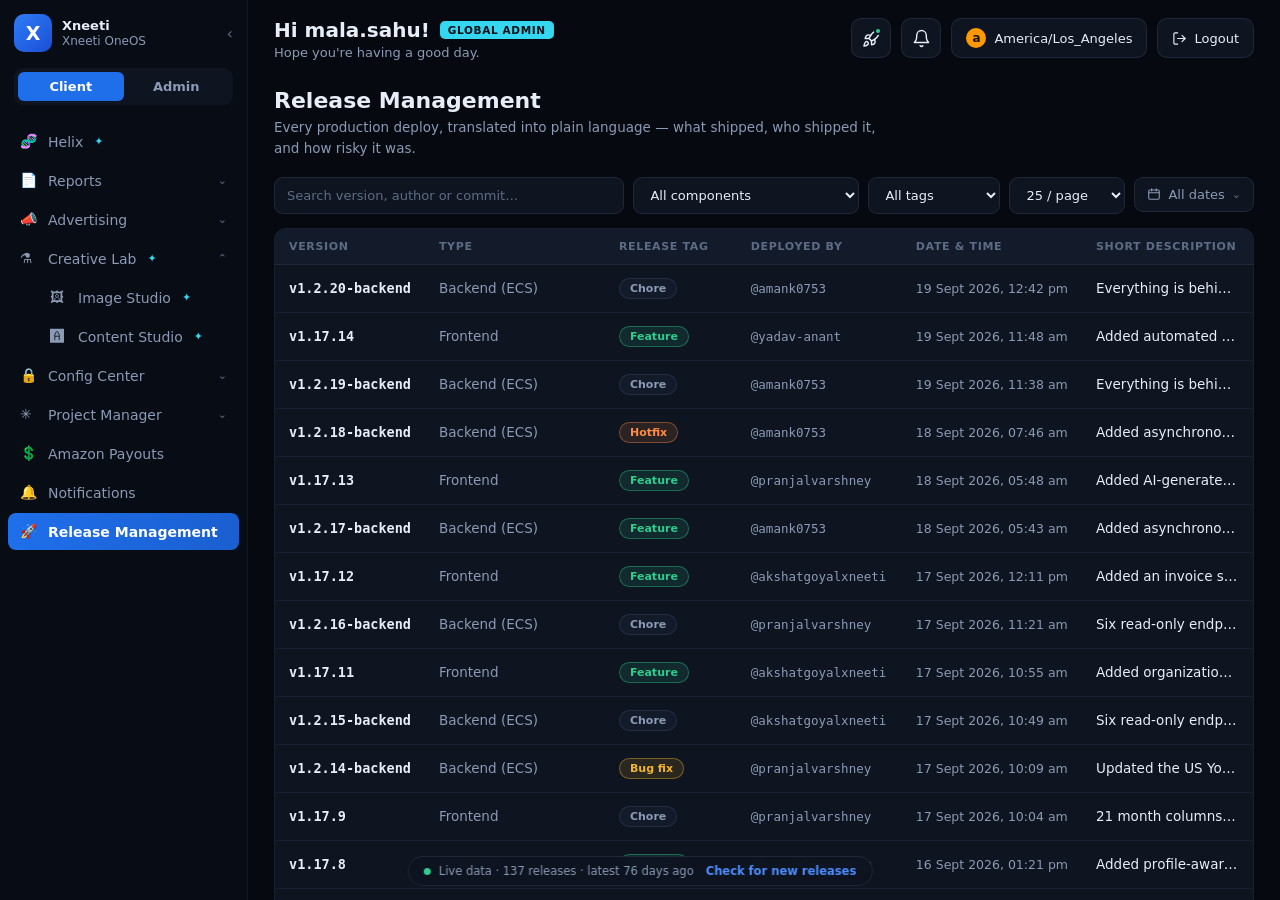
<file: mockup/releases.html>
<!DOCTYPE html>
<meta charset="utf-8">
<title>Release Management — Xneeti</title>
<link rel="stylesheet" href="styles.css?v=b8d9ed2b">
<!-- ═══════════════ SIDEBAR ═══════════════ -->
<aside class="sidebar">
  <div class="brand">
    <div class="brand-logo">X</div>
    <div class="brand-txt">
      <div class="n1">Xneeti</div>
      <div class="n2">Xneeti OneOS</div>
    </div>
    <span class="brand-caret">‹</span>
  </div>

  <div class="seg">
    <button class="on">Client</button>
    <button>Admin</button>
  </div>

  <nav class="nav">
    <button class="nav-item"><span class="ic">🧬</span> Helix <span class="sparkle">✦</span></button>
    <button class="nav-item"><span class="ic">📄</span> Reports <span class="chev">⌄</span></button>
    <button class="nav-item"><span class="ic">📣</span> Advertising <span class="chev">⌄</span></button>
    <button class="nav-item"><span class="ic">⚗️</span> Creative Lab <span class="sparkle">✦</span> <span class="chev">⌃</span></button>
    <div class="nav-sub">
      <button class="nav-item"><span class="ic">🖼</span> Image Studio <span class="sparkle">✦</span></button>
      <button class="nav-item"><span class="ic">🅰</span> Content Studio <span class="sparkle">✦</span></button>
    </div>
    <button class="nav-item"><span class="ic">🔒</span> Config Center <span class="chev">⌄</span></button>
    <button class="nav-item"><span class="ic">✳️</span> Project Manager <span class="chev">⌄</span></button>
    <button class="nav-item"><span class="ic">💲</span> Amazon Payouts</button>
    <button class="nav-item"><span class="ic">🔔</span> Notifications</button>
    <button class="nav-item on"><span class="ic">🚀</span> Release Management</button>
  </nav>
</aside>

<!-- ═══════════════ MAIN ═══════════════ -->
<div class="main">
  <header class="topbar">
    <div class="greet">
      <div class="g1">Hi mala.sahu! <span class="tag-admin">GLOBAL ADMIN</span></div>
      <div class="g2">Hope you're having a good day.</div>
    </div>

    <div class="topbar-right">
      <!-- ★ THE NEW BUTTON — sits right beside the notification bell -->
      <div class="pop-wrap">
        <button class="icon-btn" id="relBtn" title="Release Management" aria-label="Release Management">
          <svg width="19" height="19" viewBox="0 0 24 24" fill="none" stroke="currentColor" stroke-width="1.8" stroke-linecap="round" stroke-linejoin="round">
            <path d="M4.5 16.5c-1.5 1.26-2 5-2 5s3.74-.5 5-2c.71-.84.7-2.13-.09-2.91a2.18 2.18 0 0 0-2.91-.09z"/>
            <path d="m12 15-3-3a22 22 0 0 1 2-3.95A12.88 12.88 0 0 1 22 2c0 2.72-.78 7.5-6 11a22.35 22.35 0 0 1-4 2z"/>
            <path d="M9 12H4s.55-3.03 2-4c1.62-1.08 5 0 5 0"/>
            <path d="M12 15v5s3.03-.55 4-2c1.08-1.62 0-5 0-5"/>
          </svg>
          <span class="dot-new" id="relDot"></span>
        </button>

        <!-- dialog -->
        <div class="popover" id="relPop" hidden>
          <div class="pop-head">Live on production</div>
          <div id="popRows"></div>
          <div class="pop-foot">
            <a class="btn-primary" id="viewAll" href="releases.html">View all releases →</a>
          </div>
        </div>
      </div>

      <button class="icon-btn" title="Notifications">
        <svg width="19" height="19" viewBox="0 0 24 24" fill="none" stroke="currentColor" stroke-width="1.8" stroke-linecap="round" stroke-linejoin="round">
          <path d="M6 8a6 6 0 0 1 12 0c0 7 3 9 3 9H3s3-2 3-9"/><path d="M10.3 21a1.94 1.94 0 0 0 3.4 0"/>
        </svg>
      </button>

      <div class="pill"><span class="amz">a</span> America/Los_Angeles</div>

      <button class="pill" style="gap:7px">
        <svg width="15" height="15" viewBox="0 0 24 24" fill="none" stroke="currentColor" stroke-width="1.8" stroke-linecap="round" stroke-linejoin="round">
          <path d="M9 21H5a2 2 0 0 1-2-2V5a2 2 0 0 1 2-2h4"/><polyline points="16 17 21 12 16 7"/><line x1="21" y1="12" x2="9" y2="12"/>
        </svg>
        Logout
      </button>
    </div>
  </header>

  <main class="content" id="view"></main>
</div>

<div class="src" id="srcPill"><span class="led"></span> Loading…</div>

<script src="data-fallback.js"></script>
<script src="app.js"></script>
<script>
/* Release Management page: list + detail.
 *
 * Detail is addressed by hash (#/fe-v1.5.18) so a specific release is a
 * shareable link — the same reason the real design routes by id rather than
 * version.
 */

let ALL = [];
const state = { page: 1, size: 25, search: '', type: '', tag: '', from: '', to: '' };

/* The table shows local time, so the date filter has to compare local dates
 * too. Comparing the UTC date would put anything deployed between midnight
 * and 05:30 IST on the wrong day. */
const localDay = (iso) => {
    const d = new Date(iso);
    return `${d.getFullYear()}-${String(d.getMonth() + 1).padStart(2, '0')}-${String(d.getDate()).padStart(2, '0')}`;
};

/* the release dialog stays available on this page too */
const relBtn = document.getElementById('relBtn');
const relPop = document.getElementById('relPop');

function renderPopover() {
    document.getElementById('popRows').innerHTML = liveReleases(ALL)
        .map(
            (r, i) => `
      <div class="pop-row">
        <span class="pop-dot"></span>
        <div class="pop-body">
          <div class="pop-top">
            <span class="pop-comp">${esc(r.component_label)}</span>
            <span class="pop-ver">${esc(r.version)}</span>
          </div>
          <p class="pop-sum clamp" id="sum${i}">${esc(r.overview)}</p>
          <ul class="pop-extra" id="ex${i}">
            ${r.highlights.slice(0, 3).map((h) => `<li>${esc(h)}</li>`).join('')}
          </ul>
          <div class="pop-meta">${ago(r.deployed_at)} · @${esc(r.deployed_by)}</div>
          <button class="pop-more" data-i="${i}">Show more</button>
        </div>
      </div>`,
        )
        .join('');

    document.querySelectorAll('.pop-more').forEach((btn) => {
        btn.onclick = (e) => {
            e.stopPropagation();
            const i = btn.dataset.i;
            const ex = document.getElementById('ex' + i);
            const open = ex.dataset.open === 'true';
            ex.dataset.open = String(!open);
            document.getElementById('sum' + i).classList.toggle('clamp', open);
            btn.textContent = open ? 'Show more' : 'Show less';
        };
    });
}

relBtn.onclick = (e) => {
    e.stopPropagation();
    const open = !relPop.hidden;
    relPop.hidden = open;
    relBtn.classList.toggle('active', !open);
    if (!open) {
        renderPopover();
        const dot = document.getElementById('relDot');
        if (dot) dot.style.display = 'none';
    }
};
document.addEventListener('click', (e) => {
    if (!relPop.hidden && !relPop.contains(e.target)) {
        relPop.hidden = true;
        relBtn.classList.remove('active');
    }
});
// Already on the release page — go back to the list rather than reloading.
document.getElementById('viewAll').onclick = (e) => {
    e.preventDefault();
    relPop.hidden = true;
    relBtn.classList.remove('active');
    if (location.hash) location.hash = '';
    else renderList();
};

/* ---------------- list ---------------- */
function filtered() {
    let list = ALL.slice();
    if (state.type) list = list.filter((r) => r.component_label === state.type);
    if (state.tag) {
        list = list.filter((r) => (state.tag === 'failed' ? r.status === 'failed' : r.risk_tag === state.tag));
    }
    if (state.from) list = list.filter((r) => localDay(r.deployed_at) >= state.from);
    if (state.to) list = list.filter((r) => localDay(r.deployed_at) <= state.to);
    if (state.search.trim()) {
        const q = state.search.trim().toLowerCase();
        list = list.filter(
            (r) =>
                r.version.toLowerCase().includes(q) ||
                r.deployed_by.toLowerCase().includes(q) ||
                (r.commit || '').toLowerCase().includes(q) ||
                r.overview.toLowerCase().includes(q),
        );
    }
    return list.sort((a, b) => new Date(b.deployed_at) - new Date(a.deployed_at));
}

function pageNumbers(cur, total) {
    if (total <= 7) return Array.from({ length: total }, (_, i) => i + 1);
    if (cur <= 4) return [1, 2, 3, 4, 5, -1, total];
    if (cur >= total - 3) return [1, -1, total - 4, total - 3, total - 2, total - 1, total];
    return [1, -1, cur - 1, cur, cur + 1, -2, total];
}

/* The toolbar is rendered ONCE. Rebuilding the whole view on every keystroke
 * destroyed the input mid-typing — the focus() call afterwards was aiming at
 * the old, detached element, so the caret vanished after one character.
 * Typing now only re-renders the rows and the pager. */

/** Stop the picker offering dates with no releases in them. */
function dateBounds() {
    const days = ALL.map((r) => localDay(r.deployed_at)).sort();
    return { min: days[0] || '', max: days[days.length - 1] || '' };
}

function toolbarHTML() {
    const bounds = dateBounds();
    return `
    <h1 class="page">Release Management</h1>
    <p class="dek">Every production deploy, translated into plain language — what shipped, who shipped it, and how risky it was.</p>

    <div class="toolbar">
      <input class="field" id="search" placeholder="Search version, author or commit…" value="${esc(state.search)}">
      <select class="field" id="fType">
        <option value="">All components</option>
        <option value="Frontend">Frontend</option>
        <option value="Backend (ECS)">Backend (ECS)</option>
        <option value="Backend (EC2 + Scheduler)">Backend (EC2 + Scheduler)</option>
      </select>
      <select class="field" id="fTag">
        <option value="">All tags</option>
        <option value="feature">Feature</option>
        <option value="bugfix">Bug fix</option>
        <option value="hotfix">Hotfix</option>
        <option value="breaking">Breaking</option>
        <option value="chore">Chore</option>
        <option value="failed">Deploy failed</option>
      </select>
      <select class="field" id="fSize">
        <option value="25">25 / page</option>
        <option value="50">50 / page</option>
        <option value="100">100 / page</option>
      </select>

      <div class="cal-wrap">
        <button class="field cal-btn" id="fDate" aria-haspopup="dialog" aria-expanded="false">
          <svg width="14" height="14" viewBox="0 0 24 24" fill="none" stroke="currentColor" stroke-width="1.8" stroke-linecap="round">
            <rect x="3" y="5" width="18" height="16" rx="2"/><path d="M8 3v4M16 3v4M3 10h18"/>
          </svg>
          <span id="fDateLabel">${esc(dateLabel())}</span>
          <span class="caret">⌄</span>
        </button>
        <div class="cal-pop" id="calPop" role="dialog" aria-label="Filter by date" hidden></div>
      </div>

      <button class="field clear" id="fClear" ${state.from || state.to || state.search || state.type || state.tag ? '' : 'hidden'}>Clear filters</button>
    </div>

    <div class="card" style="overflow:hidden">
      <table>
        <thead><tr>
          <th style="width:130px">Version</th>
          <th style="width:180px">Type</th>
          <th style="width:130px">Release tag</th>
          <th style="width:165px">Deployed by</th>
          <th style="width:180px">Date &amp; time</th>
          <th>Short description</th>
        </tr></thead>
        <tbody id="rows"></tbody>
      </table>
    </div>

    <div class="pager" id="pager"></div>`;
}

function rowsHTML(rows) {
    if (!rows.length) {
        return `<tr><td colspan="6" style="text-align:center;padding:48px;color:var(--ink-3)">No releases match these filters.</td></tr>`;
    }
    return rows.map((r) => `
      <tr data-id="${esc(r.id)}">
        <td class="ver">${esc(r.version)}</td>
        <td class="type">${esc(LABEL_SHORT[r.component_label] || r.component_label)}</td>
        <td>${chip(r)}</td>
        <td class="by">@${esc(r.deployed_by)}</td>
        <td class="when">${fmt(r.deployed_at)}</td>
        <td class="desc"><span title="${esc(r.overview)}">${esc(r.overview)}</span></td>
      </tr>`).join('');
}

function pagerHTML(total, start, pages) {
    return `
      <div class="pager-info">${total ? `Showing ${start + 1}–${Math.min(start + state.size, total)} of ${total} releases` : ''}</div>
      <div class="pager-btns">
        <button class="pg" id="prev" ${state.page === 1 ? 'disabled' : ''}>‹</button>
        ${pageNumbers(state.page, pages)
            .map((n) => (n < 0 ? `<span class="pg dots">…</span>` : `<button class="pg ${n === state.page ? 'on' : ''}" data-pg="${n}">${n}</button>`))
            .join('')}
        <button class="pg" id="next" ${state.page === pages ? 'disabled' : ''}>›</button>
      </div>`;
}

/** Re-render only the rows and pager. The toolbar — and the focused input —
 *  are left alone. */
function afterFilterChange() {
    const clear = document.getElementById('fClear');
    if (clear) clear.hidden = !(state.from || state.to || state.search || state.type || state.tag);
    renderRows();
}

function renderRows() {
    const all = filtered();
    const total = all.length;
    const pages = Math.max(1, Math.ceil(total / state.size));
    if (state.page > pages) state.page = pages;
    const start = (state.page - 1) * state.size;

    document.getElementById('rows').innerHTML = rowsHTML(all.slice(start, start + state.size));
    document.getElementById('pager').innerHTML = pagerHTML(total, start, pages);

    document.querySelectorAll('tbody tr[data-id]').forEach((tr) => {
        tr.onclick = () => { location.hash = '/' + tr.dataset.id; };
    });
    document.querySelectorAll('[data-pg]').forEach((b) => {
        b.onclick = () => {
            state.page = Number(b.dataset.pg);
            renderRows();
            document.querySelector('.content').scrollTop = 0;
        };
    });
    const p = document.getElementById('prev');
    const n = document.getElementById('next');
    if (p) p.onclick = () => { if (state.page > 1) { state.page--; renderRows(); } };
    if (n) n.onclick = () => { if (state.page < pages) { state.page++; renderRows(); } };
}

function renderList() {
    document.getElementById('view').innerHTML = toolbarHTML();

    const search = document.getElementById('search');
    search.value = state.search;
    search.oninput = () => { state.search = search.value; state.page = 1; afterFilterChange(); };

    const bind = (id, key, cast = (v) => v) => {
        const el = document.getElementById(id);
        el.value = String(state[key]);
        el.onchange = () => { state[key] = cast(el.value); state.page = 1; afterFilterChange(); };
    };
    bind('fType', 'type');
    bind('fTag', 'tag');
    bind('fSize', 'size', Number);

    wireCalendar();

    document.getElementById('fClear').onclick = () => {
        Object.assign(state, { search: '', type: '', tag: '', from: '', to: '', page: 1 });
        renderList();
    };

    renderRows();
}


/* ------------------------------------------------------------------ *
 * Date filter — one calendar, single date or range.
 *
 * First click sets the start and filters to that single day. A second
 * click extends it into a range. A third starts over. Days that actually
 * have releases are marked, so you can see where the deploys are rather
 * than hunting through empty dates.
 * ------------------------------------------------------------------ */

const MONTHS = ['January','February','March','April','May','June',
                'July','August','September','October','November','December'];
const DOW = ['Su','Mo','Tu','We','Th','Fr','Sa'];

let calMonth = null;    // Date pinned to the 1st of the displayed month
let pendingStart = null; // set while a range is half-chosen

const prettyDay = (ymd) => {
    const [y, m, d] = ymd.split('-').map(Number);
    return `${d} ${MONTHS[m - 1].slice(0, 3)} ${y}`;
};

function dateLabel() {
    if (!state.from && !state.to) return 'All dates';
    if (state.from === state.to) return prettyDay(state.from);
    return `${prettyDay(state.from)} – ${prettyDay(state.to)}`;
}

/** How many releases fall on each local day — drives the dots in the grid. */
function dayCounts() {
    const counts = {};
    for (const r of ALL) {
        const d = localDay(r.deployed_at);
        counts[d] = (counts[d] || 0) + 1;
    }
    return counts;
}

function calendarHTML() {
    const bounds = dateBounds();
    const counts = dayCounts();
    const first = new Date(calMonth.getFullYear(), calMonth.getMonth(), 1);
    const daysInMonth = new Date(calMonth.getFullYear(), calMonth.getMonth() + 1, 0).getDate();
    const lead = first.getDay();

    const cells = [];
    for (let i = 0; i < lead; i++) cells.push('<span class="cal-day blank"></span>');
    for (let d = 1; d <= daysInMonth; d++) {
        const ymd = `${calMonth.getFullYear()}-${String(calMonth.getMonth() + 1).padStart(2, '0')}-${String(d).padStart(2, '0')}`;
        const outside = (bounds.min && ymd < bounds.min) || (bounds.max && ymd > bounds.max);
        const lo = pendingStart || state.from;
        const hi = pendingStart ? pendingStart : state.to;
        const selected = lo && hi && ymd >= (lo < hi ? lo : hi) && ymd <= (lo < hi ? hi : lo);
        const edge = ymd === state.from || ymd === state.to || ymd === pendingStart;
        cells.push(
            `<button class="cal-day${selected ? ' in' : ''}${edge ? ' edge' : ''}${outside ? ' out' : ''}"` +
            `${outside ? ' disabled' : ''} data-d="${ymd}">${d}` +
            `${counts[ymd] ? `<i class="cal-dot" title="${counts[ymd]} release${counts[ymd] > 1 ? 's' : ''}"></i>` : ''}` +
            `</button>`);
    }

    const canPrev = !bounds.min || `${calMonth.getFullYear()}-${String(calMonth.getMonth() + 1).padStart(2, '0')}` > bounds.min.slice(0, 7);
    const canNext = !bounds.max || `${calMonth.getFullYear()}-${String(calMonth.getMonth() + 1).padStart(2, '0')}` < bounds.max.slice(0, 7);

    return `
    <div class="cal-presets">
      <button data-preset="today">Today</button>
      <button data-preset="7">Last 7 days</button>
      <button data-preset="30">Last 30 days</button>
      <button data-preset="all">All time</button>
    </div>
    <div class="cal-head">
      <button class="cal-nav" data-nav="-1" ${canPrev ? '' : 'disabled'}>‹</button>
      <strong>${MONTHS[calMonth.getMonth()]} ${calMonth.getFullYear()}</strong>
      <button class="cal-nav" data-nav="1" ${canNext ? '' : 'disabled'}>›</button>
    </div>
    <div class="cal-grid">
      ${DOW.map((d) => `<span class="cal-dow">${d}</span>`).join('')}
      ${cells.join('')}
    </div>
    <div class="cal-foot">
      <span>${pendingStart ? 'Pick an end date, or click the same day again' : 'Click a day, or a second day for a range'}</span>
    </div>`;
}

function paintCalendar() {
    const pop = document.getElementById('calPop');
    pop.innerHTML = calendarHTML();

    pop.querySelectorAll('[data-nav]').forEach((b) => {
        b.onclick = (e) => {
            e.stopPropagation();
            calMonth = new Date(calMonth.getFullYear(), calMonth.getMonth() + Number(b.dataset.nav), 1);
            paintCalendar();
        };
    });

    pop.querySelectorAll('[data-preset]').forEach((b) => {
        b.onclick = (e) => {
            e.stopPropagation();
            const p = b.dataset.preset;
            if (p === 'all') { state.from = state.to = ''; }
            else {
                const end = new Date();
                const start = new Date();
                if (p !== 'today') start.setDate(start.getDate() - (Number(p) - 1));
                state.from = localDay(start);
                state.to = localDay(end);
            }
            pendingStart = null;
            commitDate();
            closeCalendar();
        };
    });

    pop.querySelectorAll('[data-d]').forEach((b) => {
        b.onclick = (e) => {
            e.stopPropagation();
            const d = b.dataset.d;
            if (!pendingStart) {
                // First click: filter to that single day straight away.
                pendingStart = d;
                state.from = state.to = d;
            } else {
                state.from = d < pendingStart ? d : pendingStart;
                state.to = d < pendingStart ? pendingStart : d;
                pendingStart = null;
            }
            commitDate();
            paintCalendar();
            if (!pendingStart) closeCalendar();
        };
    });
}

function commitDate() {
    state.page = 1;
    const lbl = document.getElementById('fDateLabel');
    if (lbl) lbl.textContent = dateLabel();
    const btn = document.getElementById('fDate');
    if (btn) btn.classList.toggle('on', Boolean(state.from || state.to));
    afterFilterChange();
}

function openCalendar() {
    const bounds = dateBounds();
    const anchor = state.to || state.from || bounds.max;
    calMonth = anchor ? new Date(Number(anchor.slice(0, 4)), Number(anchor.slice(5, 7)) - 1, 1) : new Date();
    pendingStart = null;
    document.getElementById('calPop').hidden = false;
    document.getElementById('fDate').setAttribute('aria-expanded', 'true');
    paintCalendar();
}

function closeCalendar() {
    const pop = document.getElementById('calPop');
    if (pop) pop.hidden = true;
    pendingStart = null;
    const btn = document.getElementById('fDate');
    if (btn) btn.setAttribute('aria-expanded', 'false');
}

function wireCalendar() {
    const btn = document.getElementById('fDate');
    const pop = document.getElementById('calPop');
    btn.classList.toggle('on', Boolean(state.from || state.to));

    btn.onclick = (e) => {
        e.stopPropagation();
        if (pop.hidden) openCalendar(); else closeCalendar();
    };
    pop.onclick = (e) => e.stopPropagation();
    document.addEventListener('click', () => { if (!pop.hidden) closeCalendar(); });
    document.addEventListener('keydown', (e) => { if (e.key === 'Escape' && !pop.hidden) closeCalendar(); });
}

/* ---------------- detail ---------------- */
function renderDetail(id) {
    const r = ALL.find((x) => x.id === id);
    if (!r) { location.hash = ''; return; }

    const failed = r.status === 'failed';
    const tickets = [...new Set(((r.overview + ' ' + r.highlights.join(' ')).match(/XNEETI-\d+/gi) || []).map((t) => t.toUpperCase()))];

    document.getElementById('view').innerHTML = `
    <button class="back" id="back">← All releases</button>

    <div class="d-head">
      <span class="d-ver">${esc(r.version)}</span>
      <span class="chip chore">${esc(r.component_label)}</span>
      ${chip(r)}
    </div>
    <p class="d-meta">Deployed ${fmt(r.deployed_at)} by <span class="mono">@${esc(r.deployed_by)}</span></p>

    ${failed ? `<div class="banner">⚠ This deploy did not ship. Production stayed on the previous version — nothing changed.</div>` : ''}

    <div class="card d-card">
      <p class="d-overview">${esc(r.overview)}</p>
      ${r.highlights.length ? `<ul class="d-hl">${r.highlights.map((h) => `<li>${esc(h)}</li>`).join('')}</ul>` : ''}
    </div>

    ${
        tickets.length
            ? `<div class="card d-card">
      <h2 class="d-sec">Linked tickets</h2>
      <div style="display:flex;gap:8px;flex-wrap:wrap">
        ${tickets.map((t) => `<a class="ticket" href="https://xneeti.atlassian.net/browse/${t}" target="_blank" rel="noopener">${t} ↗</a>`).join('')}
      </div>
    </div>`
            : ''
    }

    <div class="card d-card">
      <h2 class="d-sec">Technical details</h2>
      <dl class="d-grid">
        <dt>Commit</dt><dd>${esc(r.commit || 'not recorded')}</dd>
        <dt>Ref</dt><dd>${esc(r.ref)}${r.ref_inferred ? '<span class="inferred">(inferred from deploy time)</span>' : ''}</dd>
        <dt>Pipeline</dt><dd class="sans">${esc(r.component_label)}</dd>
        <dt>Workflow run</dt><dd class="sans">${
            r.run_url ? `<a href="${esc(r.run_url)}" target="_blank" rel="noopener">View on GitHub ↗</a>` : '<span class="muted">not recorded</span>'
        }</dd>
      </dl>
    </div>`;

    document.getElementById('back').onclick = () => { location.hash = ''; };
}

/* ---------------- routing ---------------- */
function route() {
    if (!ALL.length) return;
    const id = location.hash.startsWith('#/') ? decodeURIComponent(location.hash.slice(2)) : '';
    if (id) renderDetail(id);
    else renderList();
}

window.addEventListener('hashchange', route);

document.getElementById('view').innerHTML = '<div class="loading">Loading releases…</div>';

// Called by the "Check for new releases" button after a successful re-fetch.
window.onReleasesReloaded = (items) => { ALL = items; route(); };

(async () => {
    const result = await loadReleases();
    ALL = result.items;
    renderSource(result);
    route();
})();

</script>
</file>
<file: mockup/styles.css>
:root {
    color-scheme: dark;
    --bg: #060910;
    --sidebar: #080c15;
    --panel: #0e1420;
    --panel-2: #131b2b;
    --border: rgba(140, 160, 200, 0.14);
    --border-soft: rgba(140, 160, 200, 0.08);
    --ink: #e8eef8;
    --ink-2: #8b9ab5;
    --ink-3: #5d6c85;
    --blue: #1f6feb;
    --blue-bright: #4d8dff;
    --cyan: #35d6f0;
    --good: #2ecc8f;
    --warn: #f0b429;
    --orange: #ff8c42;
    --red: #f2536d;
    --mono: ui-monospace, SFMono-Regular, Menlo, Consolas, monospace;
    --sans: "Inter", -apple-system, BlinkMacSystemFont, "Segoe UI", system-ui, sans-serif;
  }
  * { box-sizing: border-box; }
  html, body { height: 100%; }
  body {
    margin: 0; background: var(--bg); color: var(--ink);
    font-family: var(--sans); -webkit-font-smoothing: antialiased;
    display: flex; overflow: hidden;
  }
  button { font-family: inherit; cursor: pointer; }

  /* ============ sidebar ============ */
  .sidebar {
    width: 248px; flex-shrink: 0; background: var(--sidebar);
    border-right: 1px solid var(--border-soft);
    display: flex; flex-direction: column; padding: 14px 0; overflow-y: auto;
  }
  .brand { display: flex; align-items: center; gap: 10px; padding: 0 14px 16px; }
  .brand-logo {
    width: 38px; height: 38px; border-radius: 10px; flex-shrink: 0;
    background: linear-gradient(135deg, #2f7cf6, #1a4fd6);
    display: grid; place-items: center; font-weight: 800; font-size: 19px; color: #fff;
  }
  .brand-txt { min-width: 0; }
  .brand-txt .n1 { font-size: 13px; font-weight: 700; line-height: 1.2; }
  .brand-txt .n2 { font-size: 12px; color: var(--ink-2); white-space: nowrap; overflow: hidden; text-overflow: ellipsis; max-width: 130px; }
  .brand-caret { margin-left: auto; color: var(--ink-3); }

  .seg { display: flex; margin: 0 14px 18px; background: var(--panel); border-radius: 9px; padding: 4px; }
  .seg button {
    flex: 1; border: 0; background: transparent; color: var(--ink-2);
    font-size: 13px; font-weight: 600; padding: 7px 0; border-radius: 6px;
  }
  .seg button.on { background: var(--blue); color: #fff; }

  .nav { display: flex; flex-direction: column; gap: 2px; padding: 0 8px; }
  .nav-item {
    display: flex; align-items: center; gap: 11px; padding: 10px 12px;
    border-radius: 8px; color: var(--ink-2); font-size: 14px; border: 0;
    background: transparent; width: 100%; text-align: left;
  }
  .nav-item:hover { background: var(--panel); color: var(--ink); }
  .nav-item.on { background: linear-gradient(90deg, var(--blue), #1a5fd0); color: #fff; font-weight: 600; }
  .nav-item .ic { width: 17px; height: 17px; flex-shrink: 0; }
  .nav-item .sparkle { color: var(--cyan); font-size: 11px; }
  .nav-item .chev { margin-left: auto; color: var(--ink-3); font-size: 11px; }
  .nav-sub { padding-left: 30px; display: flex; flex-direction: column; gap: 2px; }

  /* ============ main ============ */
  .main { flex: 1; display: flex; flex-direction: column; min-width: 0; }
  .topbar {
    display: flex; align-items: flex-start; justify-content: space-between;
    padding: 18px 26px 14px; gap: 20px;
  }
  .greet .g1 { font-size: 20px; font-weight: 700; display: flex; align-items: center; gap: 10px; }
  .greet .g2 { font-size: 13px; color: var(--ink-2); margin-top: 3px; }
  .tag-admin {
    font-size: 10.5px; font-weight: 800; letter-spacing: .06em; color: #041018;
    background: var(--cyan); border-radius: 5px; padding: 3px 8px;
  }
  .topbar-right { display: flex; align-items: center; gap: 10px; }
  .icon-btn {
    position: relative; width: 40px; height: 40px; border-radius: 10px;
    border: 1px solid var(--border); background: var(--panel);
    color: var(--ink); display: grid; place-items: center;
  }
  .icon-btn:hover { background: var(--panel-2); }
  .icon-btn.active { border-color: var(--blue-bright); color: var(--blue-bright); }
  .dot-new {
    position: absolute; top: 8px; right: 8px; width: 8px; height: 8px;
    border-radius: 50%; background: var(--good); border: 2px solid var(--panel);
  }
  .pill {
    display: flex; align-items: center; gap: 8px; height: 40px; padding: 0 14px;
    border: 1px solid var(--border); background: var(--panel); border-radius: 10px;
    font-size: 13px; color: var(--ink);
  }
  .amz { width: 20px; height: 20px; border-radius: 50%; background: #ff9900; display: grid; place-items: center; font-weight: 800; font-size: 12px; color: #16120a; }

  .content { flex: 1; overflow-y: auto; padding: 6px 26px 30px; }

  /* ============ generic ============ */
  .card { background: var(--panel); border: 1px solid var(--border-soft); border-radius: 12px; }
  .muted { color: var(--ink-2); }
  .mono { font-family: var(--mono); }
  h1.page { font-size: 22px; font-weight: 700; margin: 8px 0 4px; }
  p.dek { color: var(--ink-2); font-size: 13.5px; margin: 0 0 18px; max-width: 72ch; line-height: 1.55; }

  .tabs { display: flex; gap: 8px; margin-bottom: 18px; }
  .tab {
    flex: 1; text-align: center; padding: 12px; border-radius: 10px;
    background: var(--panel); border: 1px solid var(--border-soft);
    color: var(--ink-2); font-size: 14px; font-weight: 600;
  }
  .tab.on { background: var(--panel-2); color: var(--ink); border-color: var(--border); }

  .empty-state { display: grid; place-items: center; padding: 90px 0; color: var(--ink-3); font-size: 14px; }

  /* ============ release popover ============ */
  .pop-wrap { position: relative; }
  .popover {
    position: absolute; top: 48px; right: 0; width: 400px; z-index: 60;
    background: var(--panel); border: 1px solid var(--border); border-radius: 12px;
    box-shadow: 0 18px 50px rgba(0,0,0,.6); overflow: hidden;
  }
  .popover[hidden] { display: none; }
  .pop-head {
    padding: 12px 15px; font-size: 11px; font-weight: 700; letter-spacing: .09em;
    text-transform: uppercase; color: var(--ink-3); border-bottom: 1px solid var(--border-soft);
  }
  .pop-row { padding: 13px 15px; border-bottom: 1px solid var(--border-soft); display: flex; gap: 11px; }
  .pop-dot { width: 8px; height: 8px; border-radius: 50%; margin-top: 6px; flex-shrink: 0; background: var(--good); }
  .pop-dot.fail { background: var(--red); }
  .pop-body { min-width: 0; flex: 1; }
  .pop-top { display: flex; align-items: baseline; justify-content: space-between; gap: 10px; }
  .pop-comp { font-size: 10.5px; text-transform: uppercase; letter-spacing: .07em; color: var(--ink-3); }
  .pop-ver { font-family: var(--mono); font-size: 13.5px; font-weight: 700; color: var(--blue-bright); }
  .pop-sum { font-size: 13px; line-height: 1.5; margin: 6px 0 0; color: var(--ink); }
  .pop-sum.clamp { display: -webkit-box; -webkit-line-clamp: 2; -webkit-box-orient: vertical; overflow: hidden; }
  .pop-meta { font-size: 11.5px; color: var(--ink-3); margin-top: 5px; }
  .pop-more {
    border: 0; background: none; color: var(--blue-bright); font-size: 12px;
    font-weight: 600; padding: 5px 0 0; text-align: left;
  }
  .pop-extra { margin: 8px 0 0; padding: 0; list-style: none; display: none; flex-direction: column; gap: 6px; }
  .pop-extra[data-open="true"] { display: flex; }
  .pop-extra li { font-size: 12.5px; line-height: 1.5; color: var(--ink-2); padding-left: 13px; position: relative; }
  .pop-extra li::before { content: ""; position: absolute; left: 2px; top: 7px; width: 4px; height: 4px; border-radius: 50%; background: var(--ink-3); }
  .pop-foot { padding: 9px; }
  .btn-primary {
    width: 100%; display: flex; align-items: center; justify-content: center; gap: 7px;
    border: 0; background: var(--blue); color: #fff; font-size: 13.5px; font-weight: 600;
    padding: 10px; border-radius: 8px; text-decoration: none; cursor: pointer;
  }
  .btn-primary:hover { background: var(--blue-bright); }

  /* ============ table ============ */
  .toolbar { display: flex; gap: 9px; flex-wrap: wrap; margin-bottom: 14px; }
  .field {
    background: var(--panel); border: 1px solid var(--border); border-radius: 9px;
    color: var(--ink); font-size: 13px; padding: 9px 12px; font-family: inherit;
  }
  .field::placeholder { color: var(--ink-3); }
  #search { flex: 1; min-width: 240px; }
  select.field { cursor: pointer; }

  table { width: 100%; border-collapse: collapse; }
  thead th {
    position: sticky; top: 0; background: var(--panel-2); z-index: 5;
    text-align: left; font-size: 11px; font-weight: 700; letter-spacing: .06em;
    text-transform: uppercase; color: var(--ink-3); padding: 11px 14px;
    border-bottom: 1px solid var(--border);
  }
  tbody td { padding: 13px 14px; font-size: 13.5px; border-bottom: 1px solid var(--border-soft); vertical-align: middle; }
  tbody tr { cursor: pointer; }
  tbody tr:hover { background: var(--panel-2); }
  td.ver { font-family: var(--mono); font-weight: 700; white-space: nowrap; }
  td.by { font-family: var(--mono); color: var(--ink-2); font-size: 12.5px; white-space: nowrap; }
  td.when { color: var(--ink-2); font-size: 12.5px; white-space: nowrap; }
  td.type { color: var(--ink-2); white-space: nowrap; }
  td.desc { color: var(--ink); max-width: 1px; }
  td.desc span { display: block; overflow: hidden; text-overflow: ellipsis; white-space: nowrap; }

  .chip {
    display: inline-block; font-size: 11px; font-weight: 700; border-radius: 999px;
    padding: 3px 10px; border: 1px solid; white-space: nowrap;
  }
  .chip.feature  { color: var(--good);  border-color: rgba(46,204,143,.4);  background: rgba(46,204,143,.12); }
  .chip.bugfix   { color: var(--warn);  border-color: rgba(240,180,41,.4);  background: rgba(240,180,41,.12); }
  .chip.hotfix   { color: var(--orange);border-color: rgba(255,140,66,.4);  background: rgba(255,140,66,.12); }
  .chip.breaking { color: var(--red);   border-color: rgba(242,83,109,.4);  background: rgba(242,83,109,.12); }
  .chip.chore    { color: var(--ink-2); border-color: var(--border);        background: var(--panel-2); }
  .chip.cancelled { background: rgba(148,163,184,.14); color: #cbd5e1; border-color: rgba(148,163,184,.34); }
  .chip.failed   { color: var(--red);   border-color: rgba(242,83,109,.4);  background: rgba(242,83,109,.12); }

  .pager { display: flex; align-items: center; justify-content: space-between; gap: 14px; padding: 14px 2px 0; flex-wrap: wrap; }
  .pager-info { font-size: 12.5px; color: var(--ink-3); }
  .pager-btns { display: flex; align-items: center; gap: 5px; }
  .pg {
    min-width: 31px; height: 31px; padding: 0 8px; border-radius: 8px;
    border: 1px solid var(--border); background: var(--panel); color: var(--ink); font-size: 13px;
  }
  .pg:hover:not(:disabled) { background: var(--panel-2); }
  .pg.on { border-color: var(--blue-bright); color: var(--blue-bright); font-weight: 700; }
  .pg:disabled { opacity: .35; cursor: not-allowed; }
  .pg.dots { border: 0; background: none; cursor: default; color: var(--ink-3); }

  /* ============ detail ============ */
  .back {
    display: inline-flex; align-items: center; gap: 7px; border: 0; background: none;
    color: var(--ink-2); font-size: 13px; padding: 6px 0; margin: 4px 0 10px;
  }
  .back:hover { color: var(--ink); }
  .d-head { display: flex; align-items: center; gap: 11px; flex-wrap: wrap; margin-bottom: 6px; }
  .d-ver { font-family: var(--mono); font-size: 23px; font-weight: 800; }
  .d-meta { font-size: 13px; color: var(--ink-2); margin: 0 0 18px; }
  .d-card { padding: 20px; margin-bottom: 14px; }
  .d-overview { font-size: 15px; font-weight: 600; line-height: 1.55; margin: 0; }
  .d-hl { margin: 15px 0 0; padding: 0; list-style: none; display: flex; flex-direction: column; gap: 9px; }
  .d-hl li { font-size: 13.5px; line-height: 1.6; color: var(--ink-2); padding-left: 16px; position: relative; }
  .d-hl li::before { content: ""; position: absolute; left: 2px; top: 8px; width: 5px; height: 5px; border-radius: 50%; background: var(--ink-3); }
  .d-sec { font-size: 11px; font-weight: 700; letter-spacing: .09em; text-transform: uppercase; color: var(--ink-3); margin: 0 0 14px; }
  .d-grid { display: grid; grid-template-columns: 150px 1fr; gap: 11px 16px; font-size: 13.5px; }
  .d-grid dt { color: var(--ink-3); }
  .d-grid dd { margin: 0; font-family: var(--mono); }
  .d-grid dd.sans { font-family: var(--sans); }
  .d-grid a { color: var(--blue-bright); text-decoration: none; }
  .d-grid a:hover { text-decoration: underline; }
  .inferred { font-family: var(--sans); font-size: 11.5px; color: var(--ink-3); margin-left: 8px; }
  .ticket {
    display: inline-flex; align-items: center; gap: 5px; font-family: var(--mono); font-size: 12.5px;
    border: 1px solid var(--border); background: var(--panel-2); border-radius: 7px;
    padding: 6px 11px; color: var(--blue-bright); text-decoration: none;
  }
  .ticket:hover { border-color: var(--blue-bright); }

  .banner {
    display: flex; gap: 10px; padding: 12px 14px; border-radius: 10px; margin-bottom: 14px;
    background: rgba(242,83,109,.10); border: 1px solid rgba(242,83,109,.32);
    font-size: 13px; color: #ffb9c5; line-height: 1.5;
  }

/* ---- live-source status pill (replaces the old "mockup" banner) ---- */
.src {
  position: fixed; left: 50%; bottom: 14px; transform: translateX(-50%); z-index: 90;
  display: flex; align-items: center; gap: 8px;
  background: rgba(14, 20, 32, .95); border: 1px solid var(--border);
  color: var(--ink-2); font-size: 11.5px; padding: 7px 15px; border-radius: 999px;
  backdrop-filter: blur(6px);
}
.src .led { width: 7px; height: 7px; border-radius: 50%; background: var(--good); }
.src.stale .led { background: var(--warn); }
.src.err .led { background: var(--red); }
.src button {
  border: 0; background: none; color: var(--blue-bright);
  font-size: 11.5px; font-weight: 600; padding: 0 0 0 4px;
}
.loading { display: grid; place-items: center; padding: 80px 0; color: var(--ink-3); font-size: 14px; }



/* ---- date filter: one calendar, single day or range ---- */
.cal-wrap { position: relative; }
.cal-btn {
  display: flex; align-items: center; gap: 7px; cursor: pointer;
  color: var(--ink-2); white-space: nowrap;
}
.cal-btn:hover { color: var(--ink); border-color: var(--blue); }
.cal-btn.on { color: var(--ink); border-color: var(--blue); }
.cal-btn .caret { font-size: 11px; opacity: .7; }
.field.clear { cursor: pointer; color: var(--ink-2); }
.field.clear:hover { color: var(--blue-bright); border-color: var(--blue); }

.cal-pop {
  /* Anchored right: the trigger sits near the end of the toolbar, so opening
     leftwards keeps the panel on screen at narrow widths. */
  position: absolute; top: calc(100% + 6px); right: 0; z-index: 60; width: 268px;
  background: var(--panel); border: 1px solid var(--border); border-radius: 12px;
  padding: 11px; box-shadow: 0 16px 40px rgba(0,0,0,.5);
}
.cal-presets { display: flex; flex-wrap: wrap; gap: 5px; margin-bottom: 10px; }
.cal-presets button {
  flex: 1 1 auto; border: 1px solid var(--border); background: transparent;
  color: var(--ink-2); font-size: 11.5px; padding: 5px 8px; border-radius: 7px; cursor: pointer;
}
.cal-presets button:hover { color: var(--ink); border-color: var(--blue); }

.cal-head { display: flex; align-items: center; justify-content: space-between; margin-bottom: 8px; }
.cal-head strong { font-size: 13px; color: var(--ink); }
.cal-nav {
  width: 24px; height: 24px; border: 1px solid var(--border); border-radius: 6px;
  background: transparent; color: var(--ink-2); cursor: pointer; line-height: 1;
}
.cal-nav:hover:not(:disabled) { color: var(--ink); border-color: var(--blue); }
.cal-nav:disabled { opacity: .3; cursor: default; }

.cal-grid { display: grid; grid-template-columns: repeat(7, 1fr); gap: 2px; }
.cal-dow {
  text-align: center; font-size: 10.5px; color: var(--ink-3);
  padding-bottom: 4px; text-transform: uppercase; letter-spacing: .04em;
}
.cal-day {
  position: relative; aspect-ratio: 1; border: 0; background: transparent;
  color: var(--ink-2); font-size: 12px; border-radius: 7px; cursor: pointer;
}
.cal-day.blank { cursor: default; }
.cal-day:hover:not(:disabled):not(.blank) { background: rgba(59,130,246,.18); color: var(--ink); }
.cal-day.in { background: rgba(59,130,246,.16); color: var(--ink); }
.cal-day.edge { background: var(--blue); color: #fff; font-weight: 600; }
.cal-day.out { opacity: .25; cursor: default; }
.cal-dot {
  position: absolute; left: 50%; bottom: 3px; transform: translateX(-50%);
  width: 3px; height: 3px; border-radius: 50%; background: var(--good);
}
.cal-day.edge .cal-dot { background: #fff; }

.cal-foot {
  margin-top: 9px; padding-top: 8px; border-top: 1px solid var(--border);
  font-size: 11px; color: var(--ink-3); line-height: 1.4;
}
</file>
